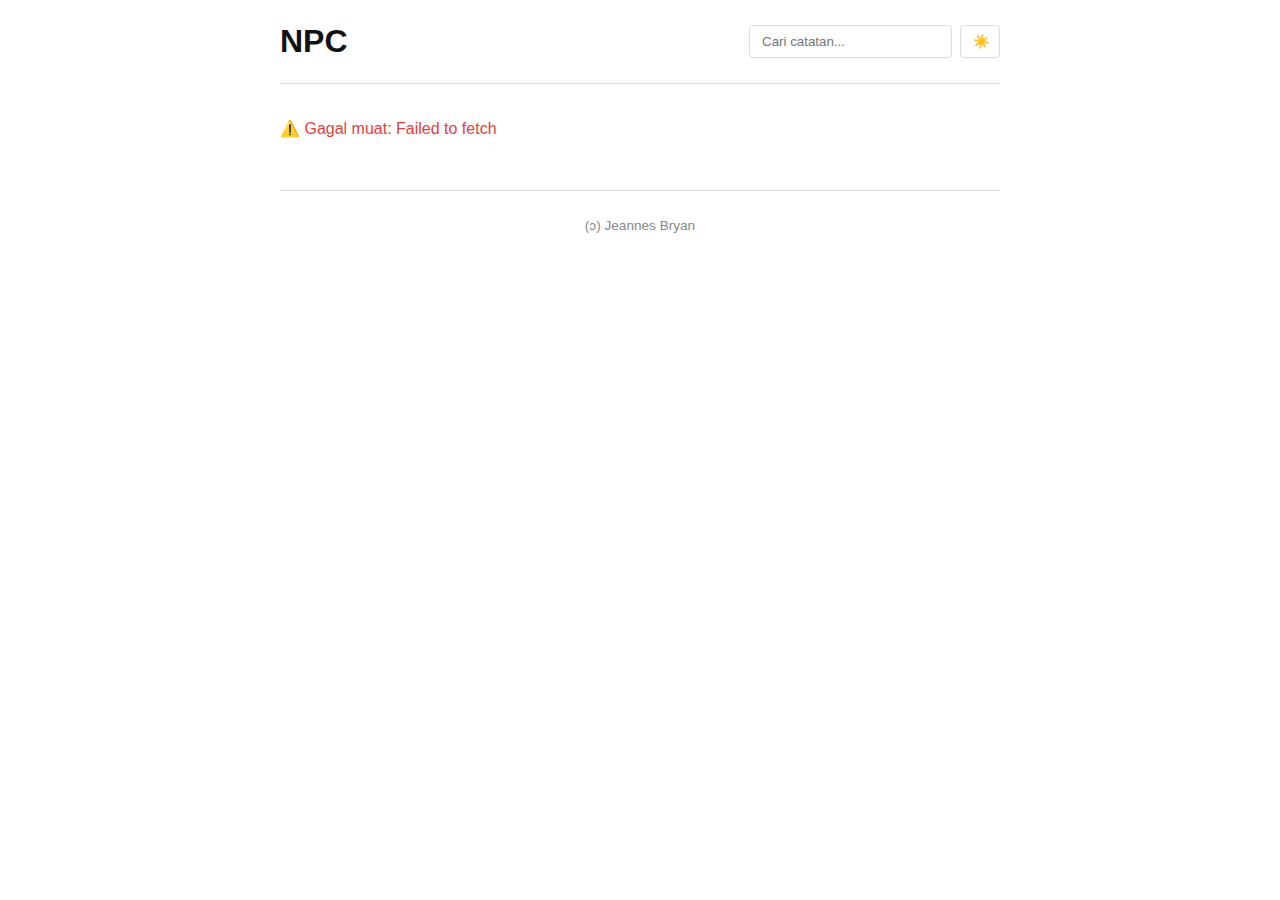
<file: index.html>
<!DOCTYPE html>
<html lang="id" data-theme="auto">
<head>
  <meta charset="UTF-8" />
  <meta name="viewport" content="width=device-width, initial-scale=1.0"/>
  <title>NPC — Jeannes Bryan</title>
  <meta name="description" content="Hi, I'm Jeannes Bryan, a NPC who loves watching sports, a tech enthusiast, and a professional thinker.">
  <meta name="fediverse:creator" content="@jnnsbryn@vivaldi.net">
  <meta name="twitter:card" content="summary_large_image">
  <meta name="twitter:site" content="@jnnsbryn">
  <meta property="og:type" content="website">
  <meta property="og:title" content="NPC — Jeannes Bryan">
  <meta property="og:url" content="https://npc.my.id">
  <meta property="og:description" content="Hi, I'm Jeannes Bryan, a NPC who loves watching sports, a tech enthusiast, and a professional thinker.">
  <meta property="og:site_name" content="NPC — Jeannes Bryan">

  <!-- 🌓 Hindari FOUC -->
  <script>
    (() => {
      const t = localStorage.getItem('theme') || 'auto';
      const dark = window.matchMedia('(prefers-color-scheme: dark)').matches;
      document.documentElement.setAttribute('data-theme', 
        t === 'auto' ? (dark ? 'dark' : 'light') : t
      );
    })();
  </script>

  <link rel="icon" href="image/svg+xml,<svg xmlns=%22http://www.w3.org/2000/svg%22 viewBox=%220 0 100 100%22><text y=%22.9em%22 font-size=%2290%22>NPC</text></svg>">
  <link rel="stylesheet" href="assets/style.css">
</head>
<body>
  <div class="container">
    <header>
      <h1><a href="/" title="Non Playable Character">NPC</a></h1>
      <div class="controls">
        <input type="text" id="search" class="search" placeholder="Cari catatan..." aria-label="Cari catatan">
        <button id="theme-toggle" class="theme-toggle" aria-label="Ganti tema">🌓</button>
      </div>
    </header>

    <main>
      <div id="tag-header" class="tag-header" style="display:none">
        <h2>🔖 Tag: <span id="current-tag"></span></h2>
        <button id="clear-tag" class="btn small">← Kembali ke semua</button>
      </div>
      <ul id="post-list" class="post-list"></ul>
      <div id="content"></div>
    </main>

    <footer>
      (&#x2184;) Jeannes Bryan
    </footer>
  </div>

  <script src="assets/marked.umd.min.js"></script>
  <script type="module" src="assets/main.js"></script>
</body>
</html>
</file>
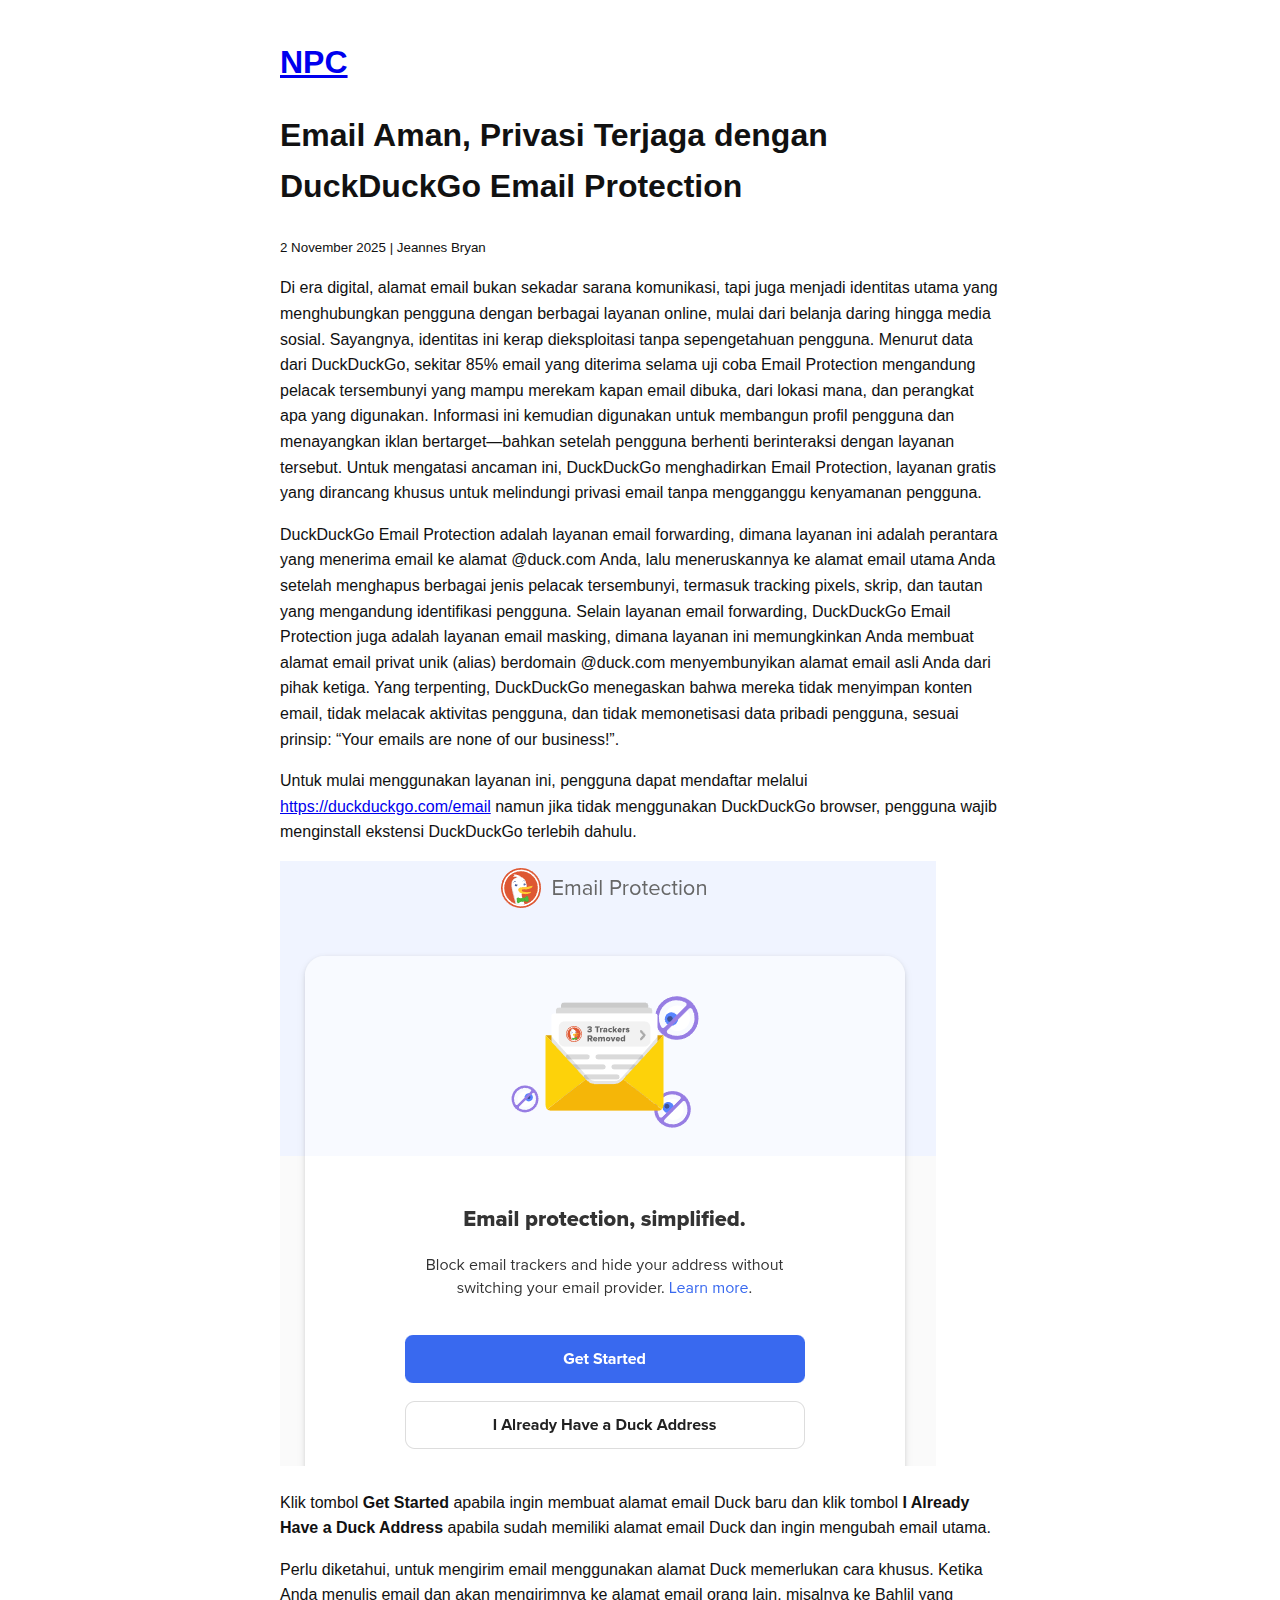
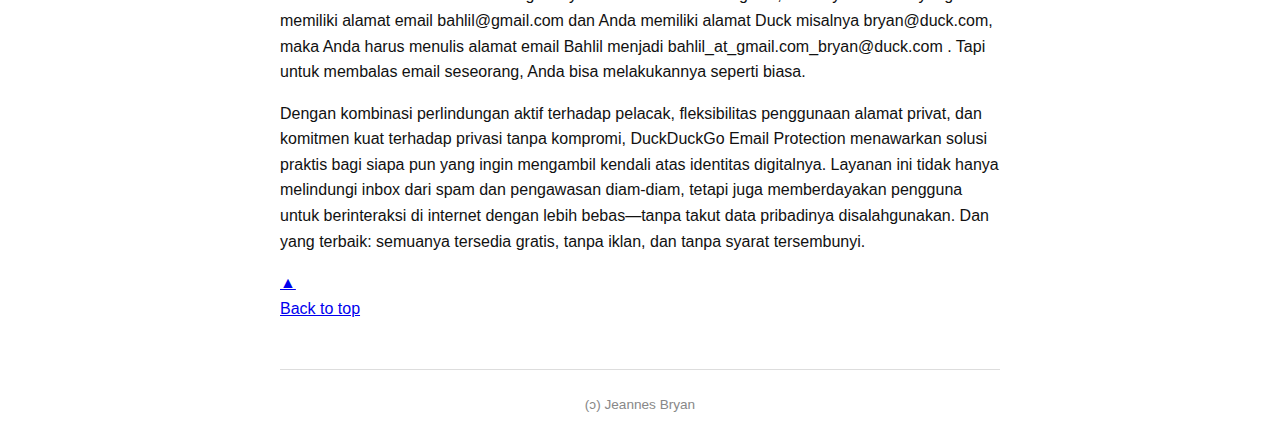
<file: post/email-aman-privasi-terjaga-dengan-duckduckgo-email-protection/index.html>
<!doctype html>
<html lang="id">
    <head>
        <meta charset="utf-8">
        <meta name="viewport" content="width=device-width, initial-scale=1">
        <meta name="fediverse:creator" content="@jnnsbryn@vivaldi.net">
        <meta name="twitter:card" content="summary_large_image">
		<meta name="twitter:site" content="@jnnsbryn">
        <meta property="og:type" content="article">
        <meta property="og:image" content="../../assets/android-chrome-512x512.png">
        <meta property="og:title" content="Email Aman, Privasi Terjaga dengan DuckDuckGo Email Protection - Jeannes Bryan">
        <meta property="og:url" content="https://npc.my.id/post/email-aman-privasi-terjaga-dengan-duckduckgo-email-protection">
        <meta property="og:description" content="Email Aman, Privasi Terjaga dengan DuckDuckGo Email Protection">
        <meta property="og:site_name" content="Jeannes Bryan | NPC">
		<link rel="stylesheet" type="text/css" href="../../assets/style.css">
        <link rel="apple-touch-icon" sizes="180x180" href="../../assets/apple-touch-icon.png">
        <link rel="icon" type="image/png" sizes="32x32" href="../../assets/favicon-32x32.png">
        <link rel="icon" type="image/png" sizes="16x16" href="../../assets/favicon-16x16.png">
        <link rel="manifest" href="../../assets/site.webmanifest">
        <link rel="stylesheet" href="../../assets/style.css">
        <title>Email Aman, Privasi Terjaga dengan DuckDuckGo Email Protection — Jeannes Bryan</title>
    </head>
    <body id="top">
        <div class="container">
            <div class="page-header">
                <h1><a href="/" title="Non Playable Character">NPC</a></h1>
                <div class="header-divider"></div>
            </div>
            <article>
                <h1>Email Aman, Privasi Terjaga dengan DuckDuckGo Email Protection</h1>
                <small>2 November 2025 | Jeannes Bryan</small>
                <p>Di era digital, alamat email bukan sekadar sarana komunikasi, tapi juga menjadi identitas utama yang menghubungkan pengguna dengan berbagai layanan online, mulai dari belanja daring hingga media sosial. Sayangnya, identitas ini kerap dieksploitasi tanpa sepengetahuan pengguna. Menurut data dari DuckDuckGo, sekitar 85% email yang diterima selama uji coba Email Protection mengandung pelacak tersembunyi yang mampu merekam kapan email dibuka, dari lokasi mana, dan perangkat apa yang digunakan. Informasi ini kemudian digunakan untuk membangun profil pengguna dan menayangkan iklan bertarget—bahkan setelah pengguna berhenti berinteraksi dengan layanan tersebut. Untuk mengatasi ancaman ini, DuckDuckGo menghadirkan Email Protection, layanan gratis yang dirancang khusus untuk melindungi privasi email tanpa mengganggu kenyamanan pengguna.</p>
                <p>DuckDuckGo Email Protection adalah layanan email forwarding, dimana layanan ini adalah perantara yang menerima email ke alamat @duck.com Anda, lalu meneruskannya ke alamat email utama Anda setelah menghapus berbagai jenis pelacak tersembunyi, termasuk tracking pixels, skrip, dan tautan yang mengandung identifikasi pengguna. Selain layanan email forwarding, DuckDuckGo Email Protection juga adalah layanan email masking, dimana layanan ini memungkinkan Anda membuat alamat email privat unik (alias) berdomain @duck.com menyembunyikan alamat email asli Anda dari pihak ketiga. Yang terpenting, DuckDuckGo menegaskan bahwa mereka tidak menyimpan konten email, tidak melacak aktivitas pengguna, dan tidak memonetisasi data pribadi pengguna, sesuai prinsip: “Your emails are none of our business!”.</p>
                <p>Untuk mulai menggunakan layanan ini, pengguna dapat mendaftar melalui <a href="https://duckduckgo.com/email">https://duckduckgo.com/email</a> namun jika tidak menggunakan DuckDuckGo browser, pengguna wajib menginstall ekstensi DuckDuckGo terlebih dahulu.</p>
                <img src="ddg.png" loading="lazy">
                <p>Klik tombol <strong>Get Started</strong> apabila ingin membuat alamat email Duck baru dan klik tombol <strong>I Already Have a Duck Address</strong> apabila sudah memiliki alamat email Duck dan ingin mengubah email utama.</p>
                <p>Perlu diketahui, untuk mengirim email menggunakan alamat Duck memerlukan cara khusus. Ketika Anda menulis email dan akan mengirimnya ke alamat email orang lain, misalnya ke Bahlil yang memiliki alamat email bahlil@gmail.com dan Anda memiliki alamat Duck misalnya bryan@duck.com, maka Anda harus menulis alamat email Bahlil menjadi bahlil_at_gmail.com_bryan@duck.com . Tapi untuk membalas email seseorang, Anda bisa melakukannya seperti biasa.</p>
                <p>Dengan kombinasi perlindungan aktif terhadap pelacak, fleksibilitas penggunaan alamat privat, dan komitmen kuat terhadap privasi tanpa kompromi, DuckDuckGo Email Protection menawarkan solusi praktis bagi siapa pun yang ingin mengambil kendali atas identitas digitalnya. Layanan ini tidak hanya melindungi inbox dari spam dan pengawasan diam-diam, tetapi juga memberdayakan pengguna untuk berinteraksi di internet dengan lebih bebas—tanpa takut data pribadinya disalahgunakan. Dan yang terbaik: semuanya tersedia gratis, tanpa iklan, dan tanpa syarat tersembunyi.</p>
            </article>
            <div class="back-to-top">
                <a href="#top">▲<br>Back to top</a>
            </div>
            <footer>
                (&#x2184;) Jeannes Bryan
            </footer>
        </div>
        <script src="../../assets/script.js"></script>
    </body>
</html>
</file>
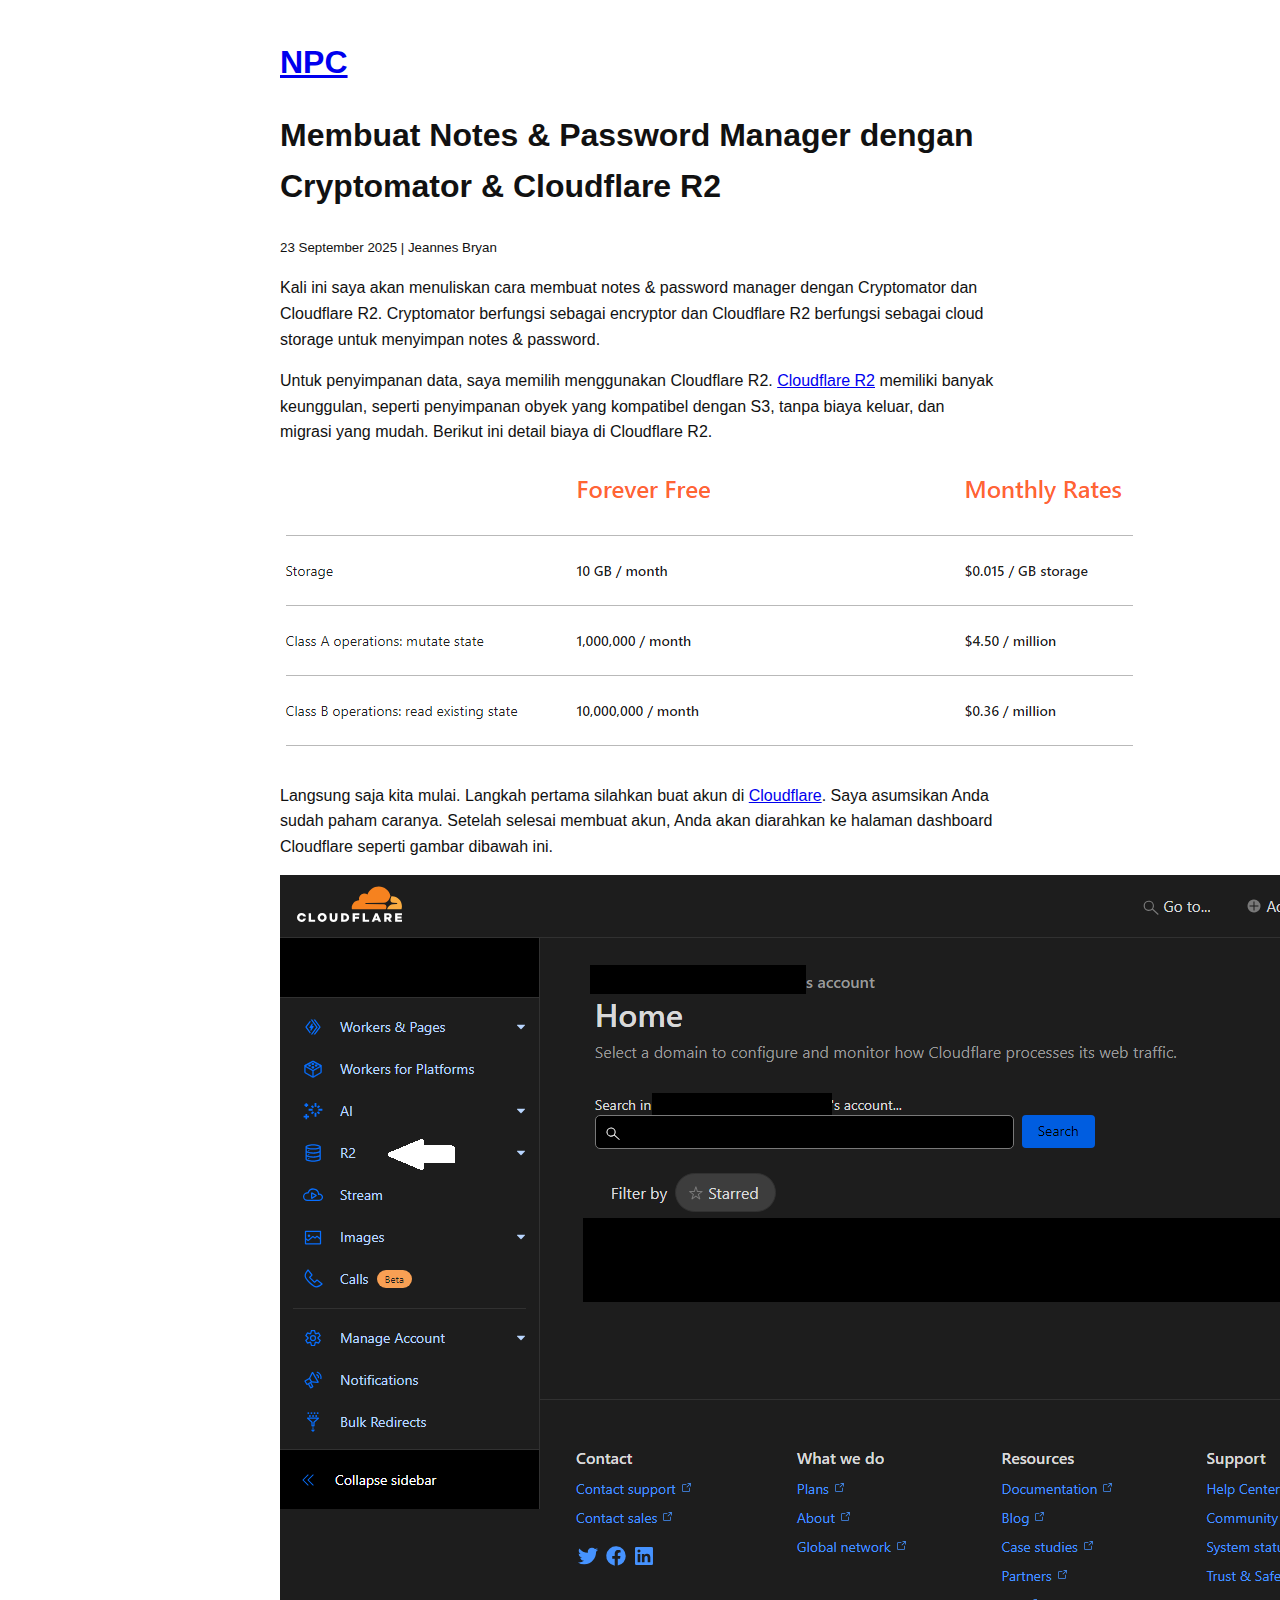
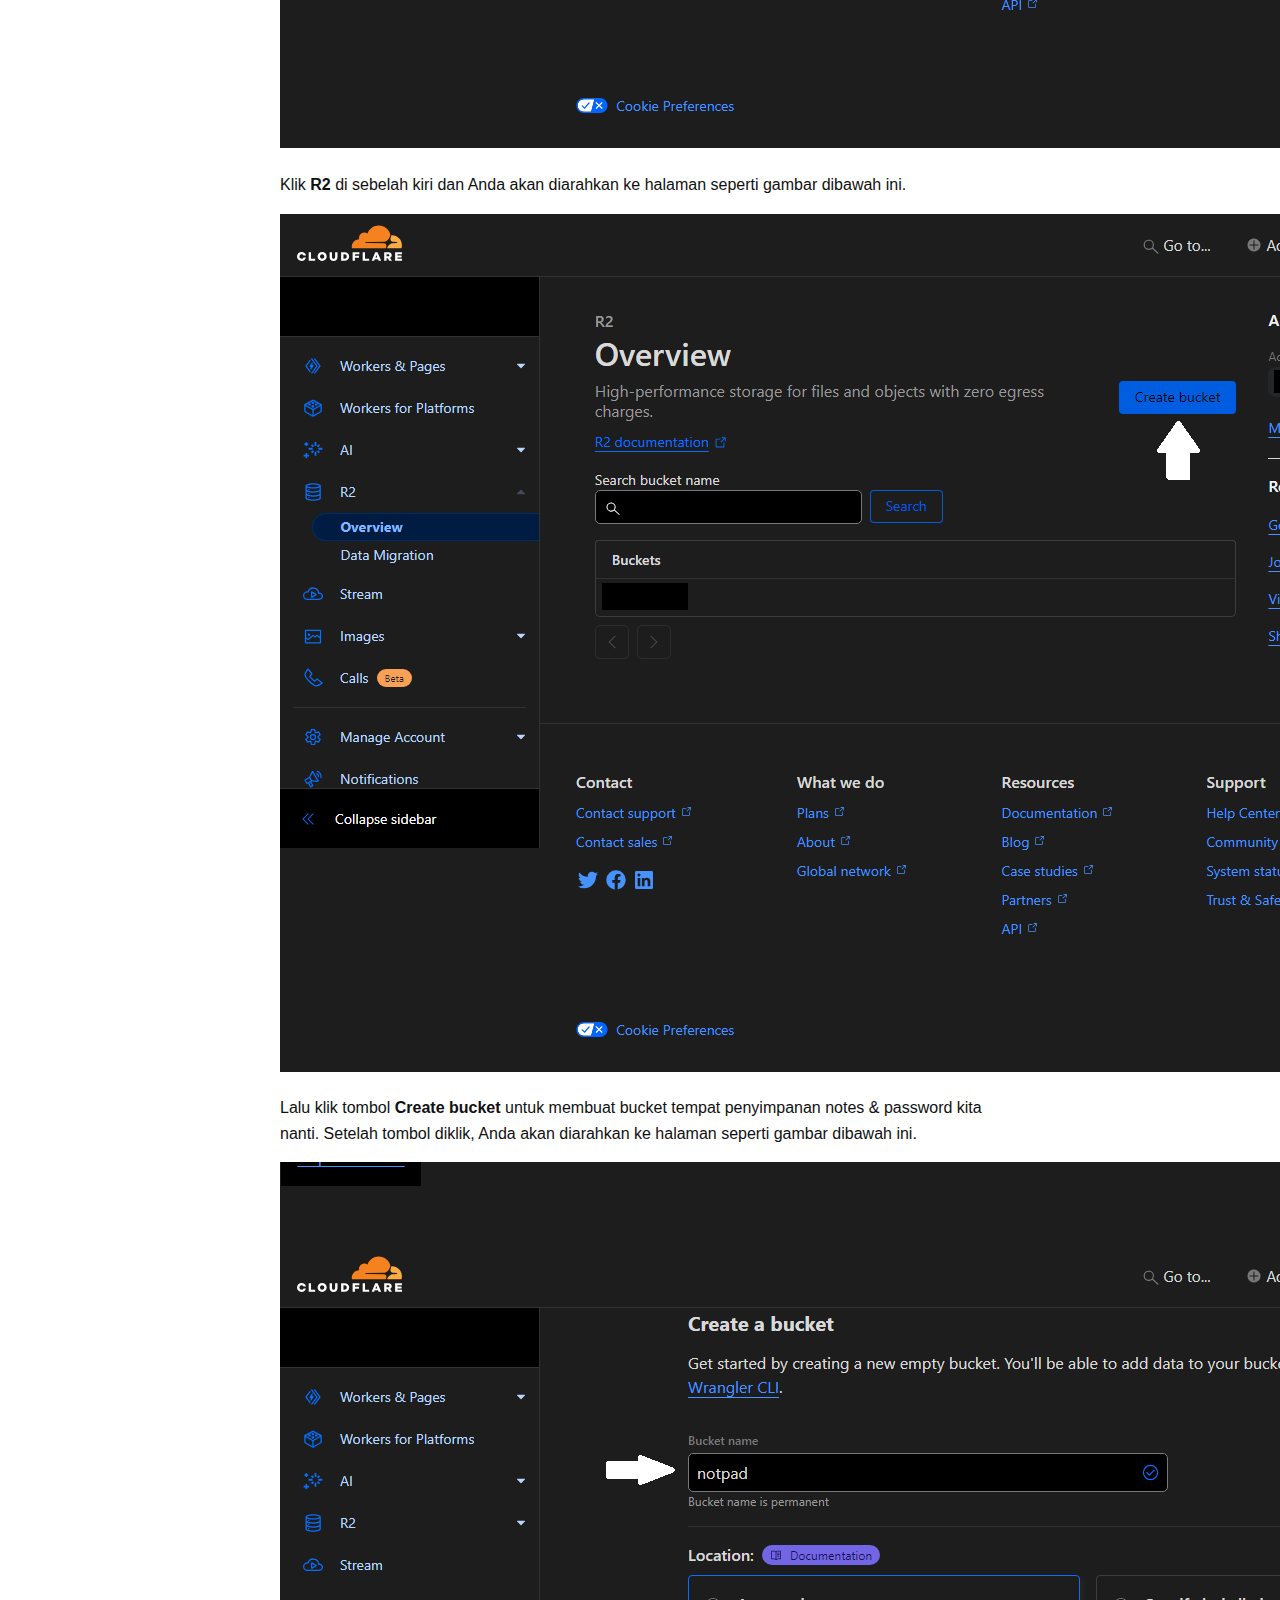
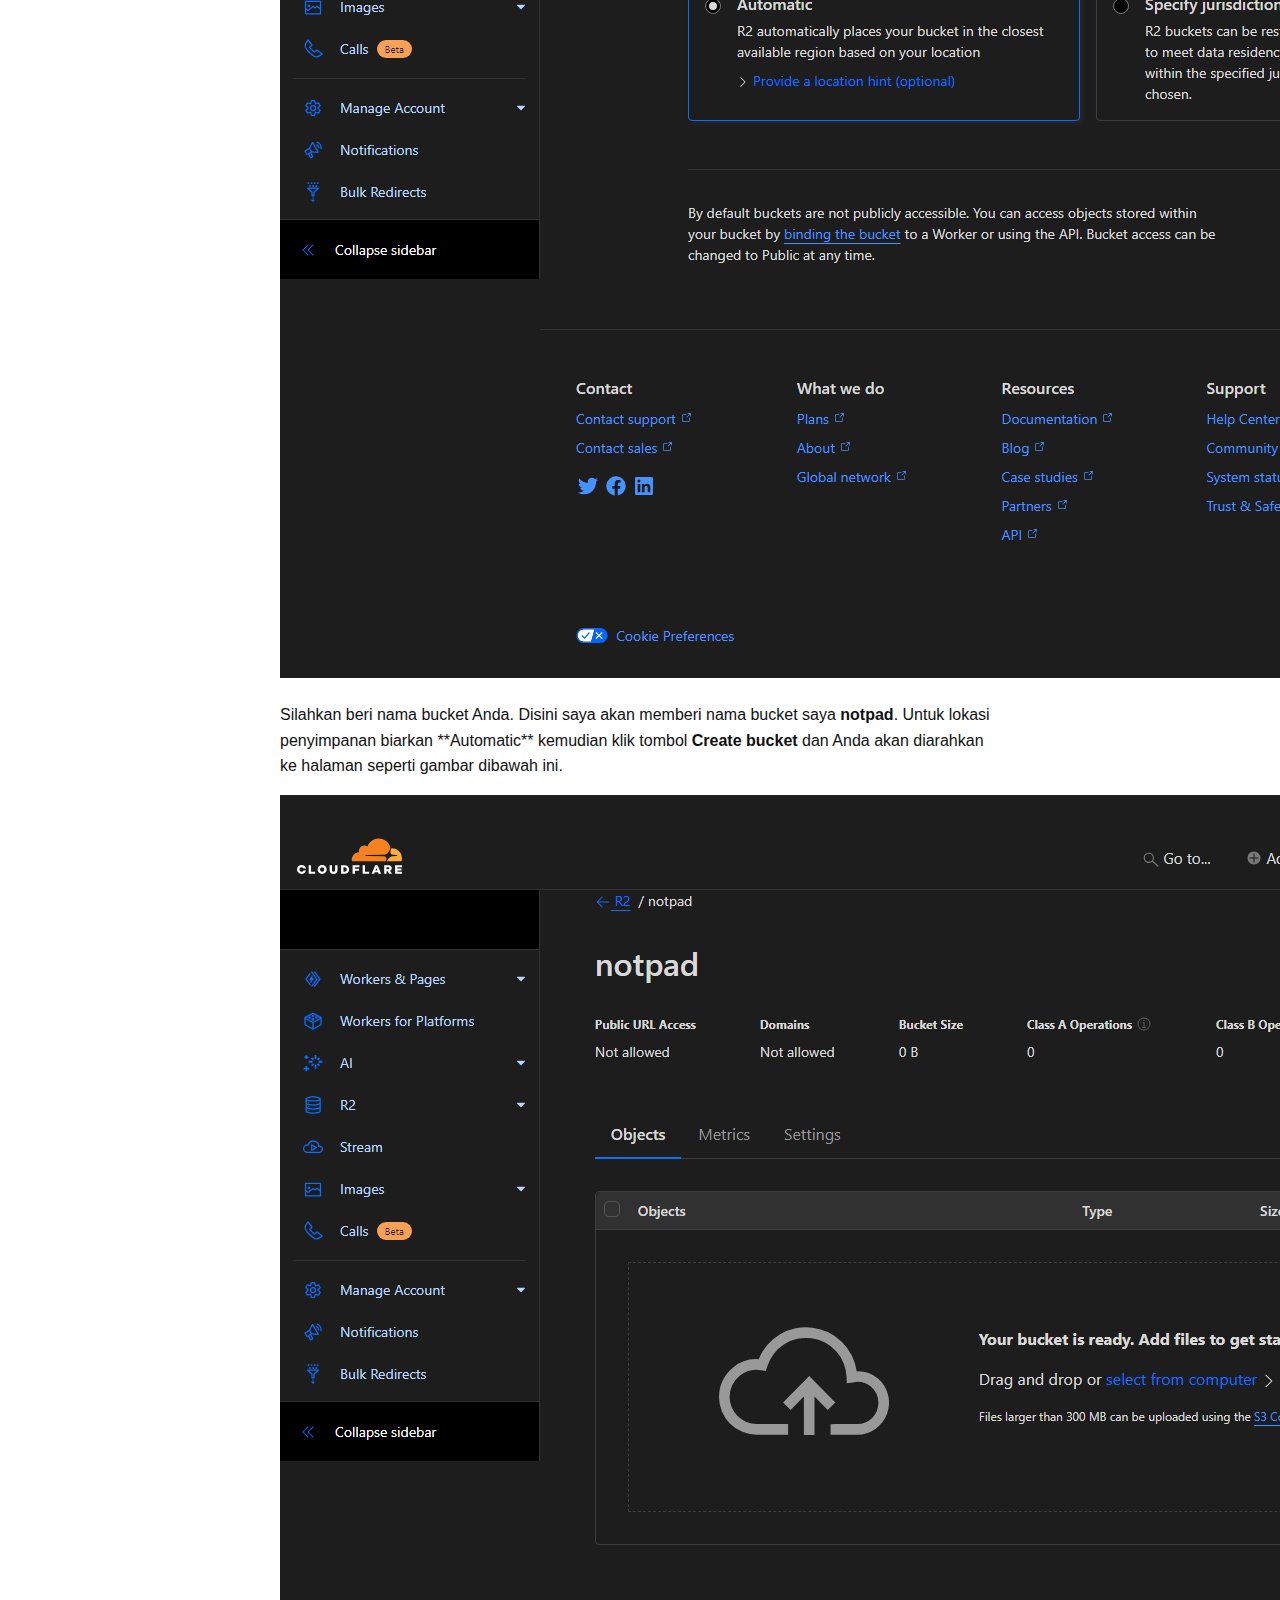
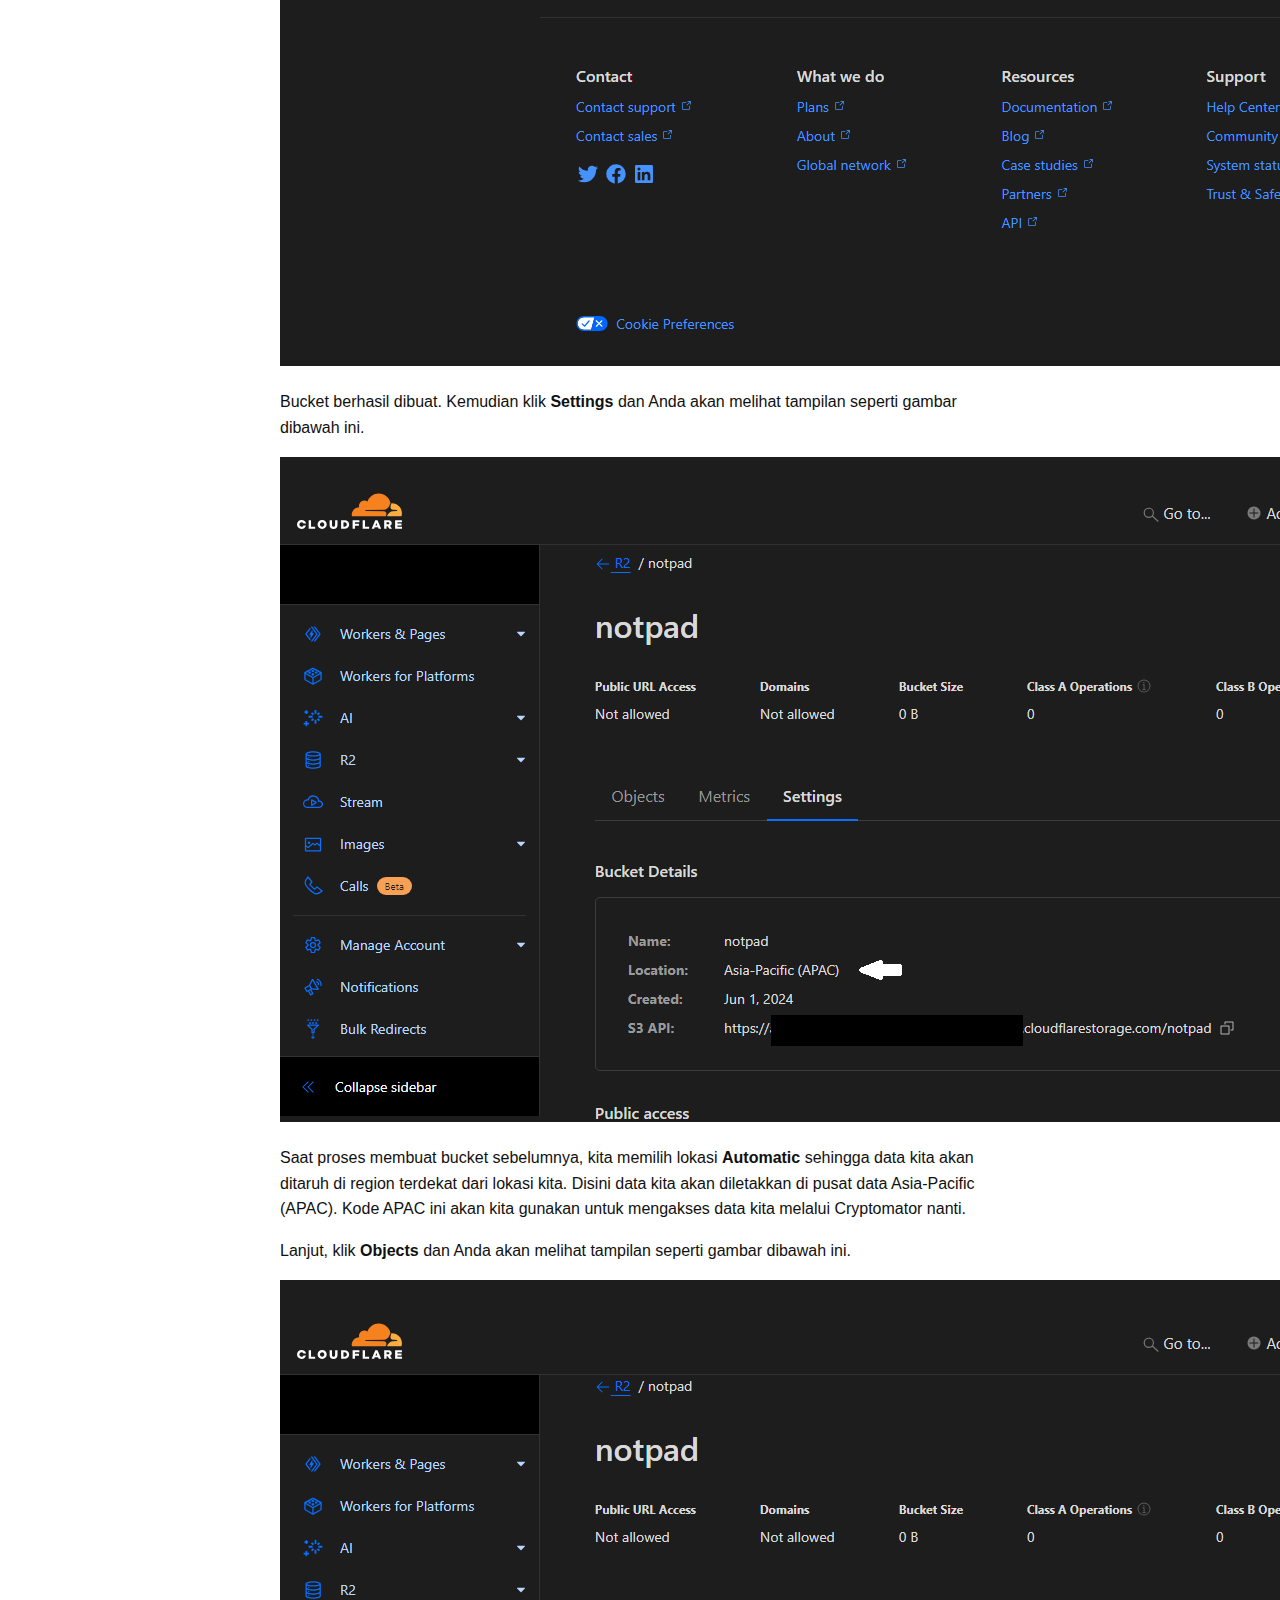
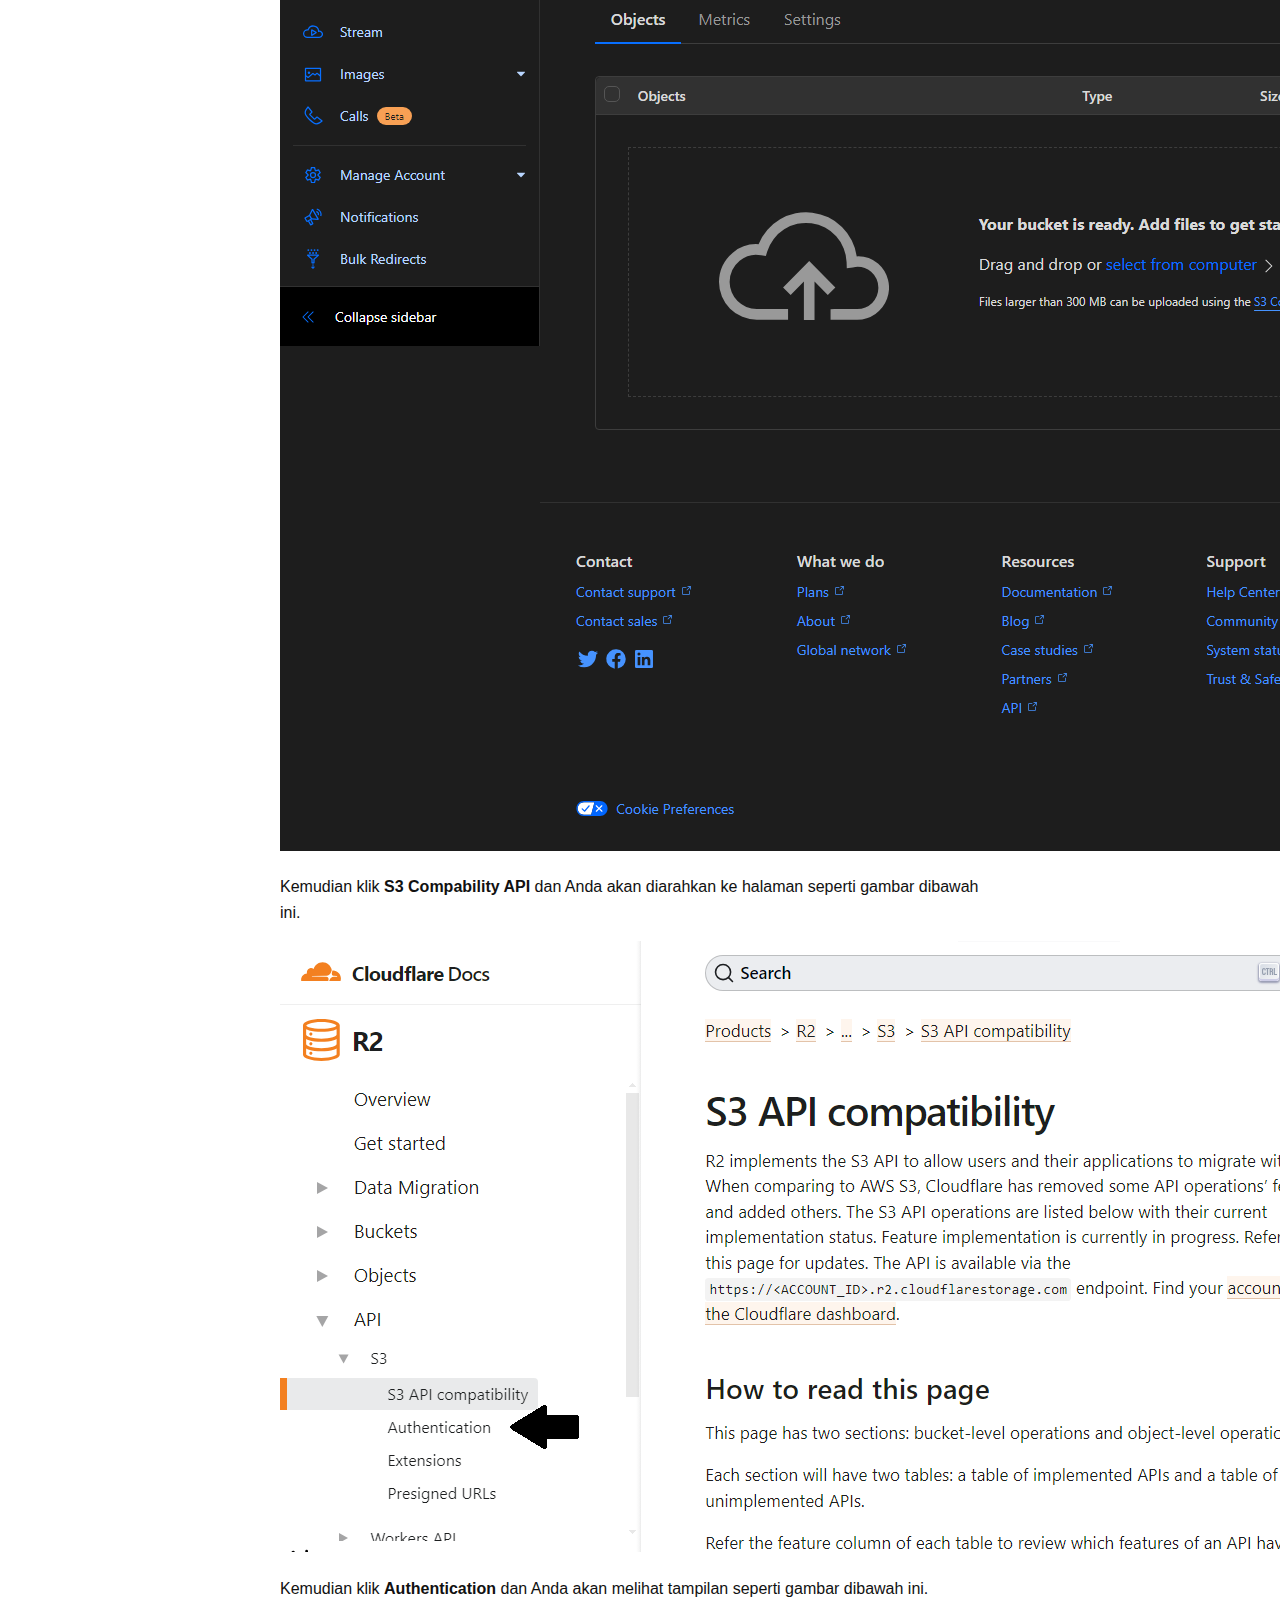
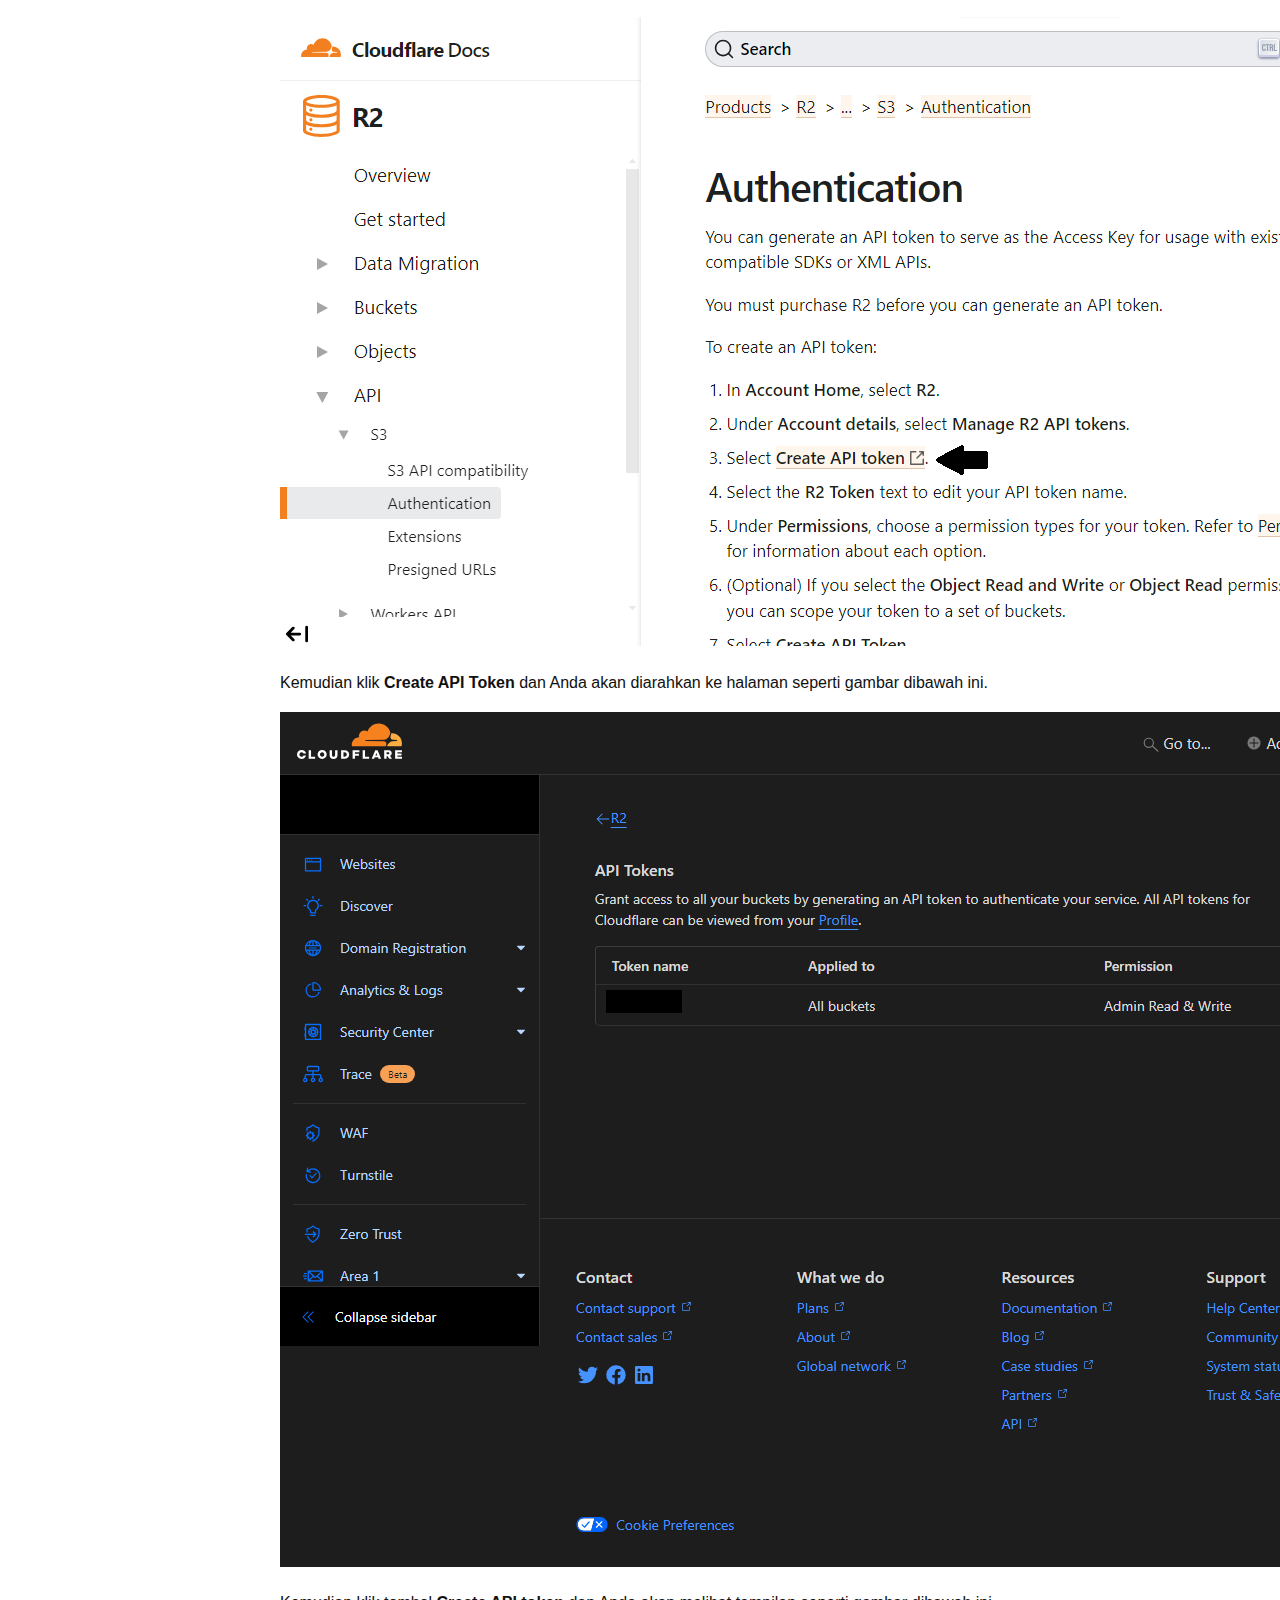
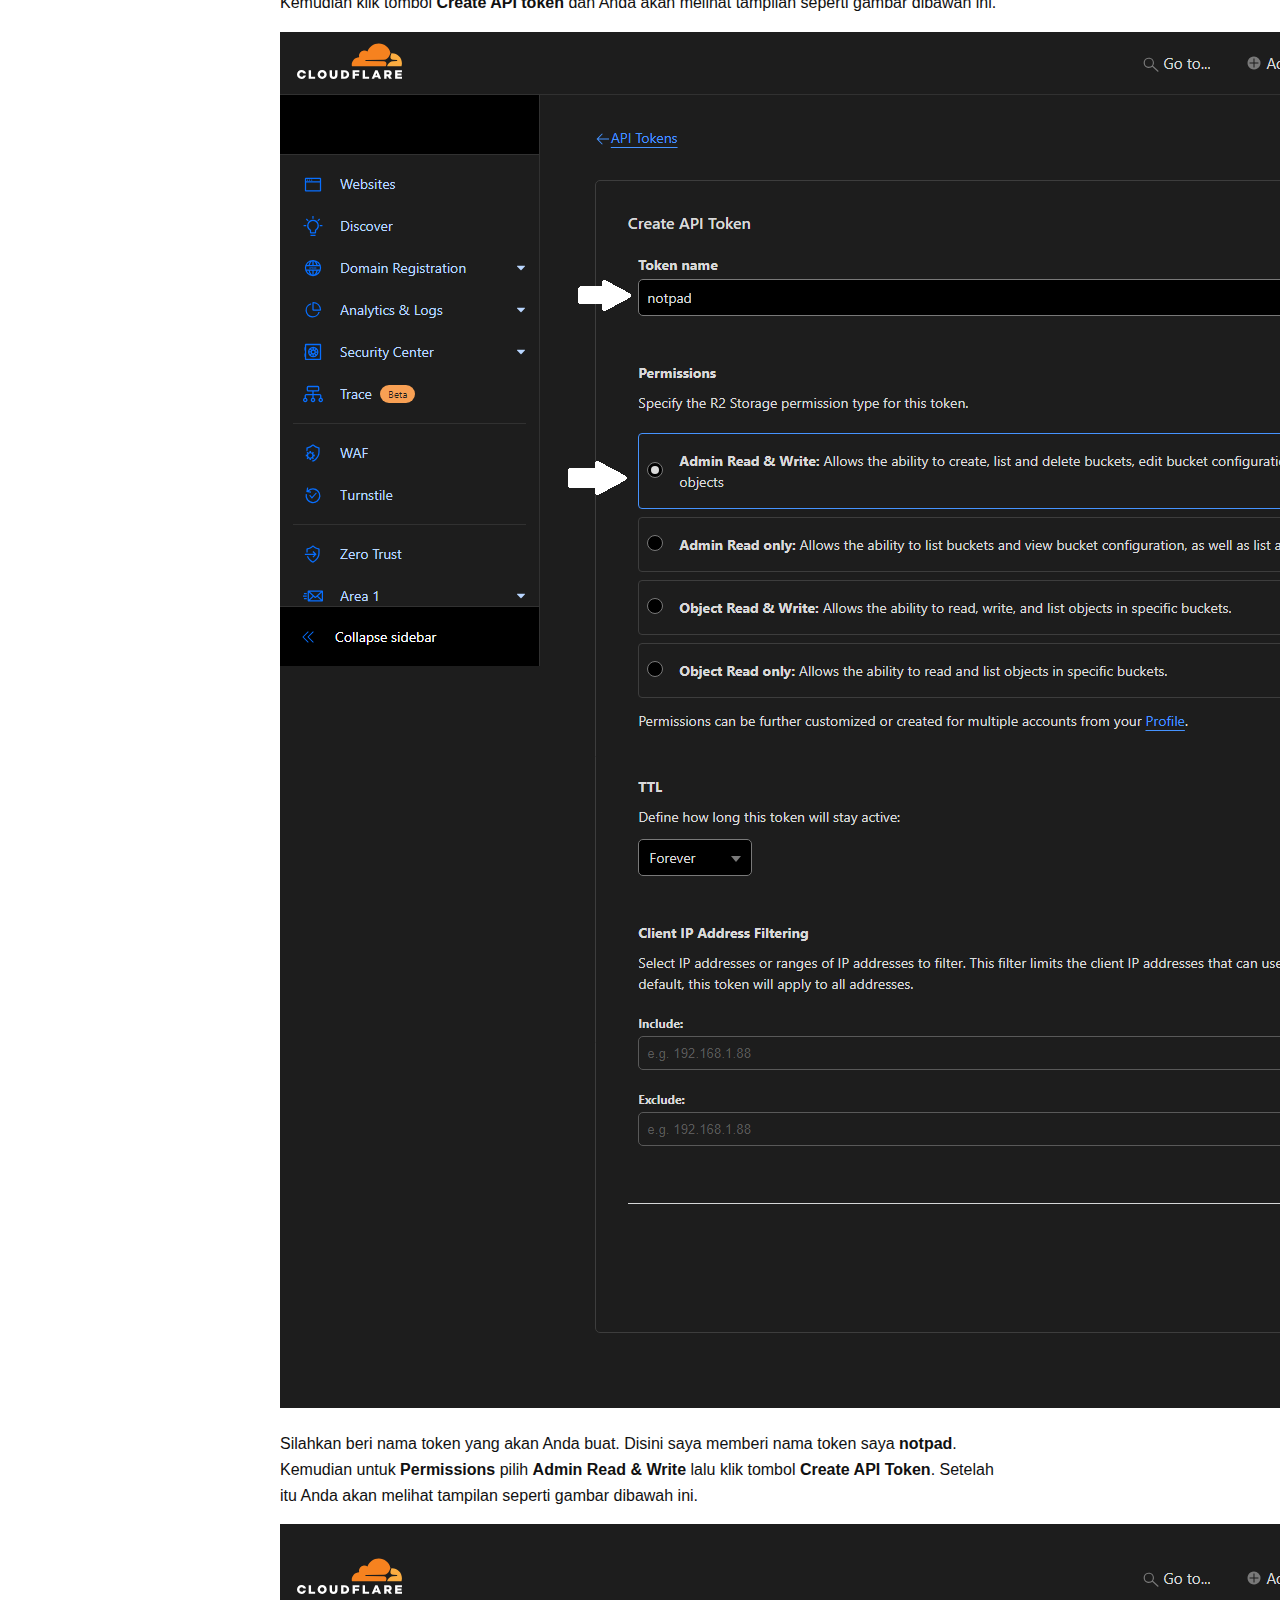
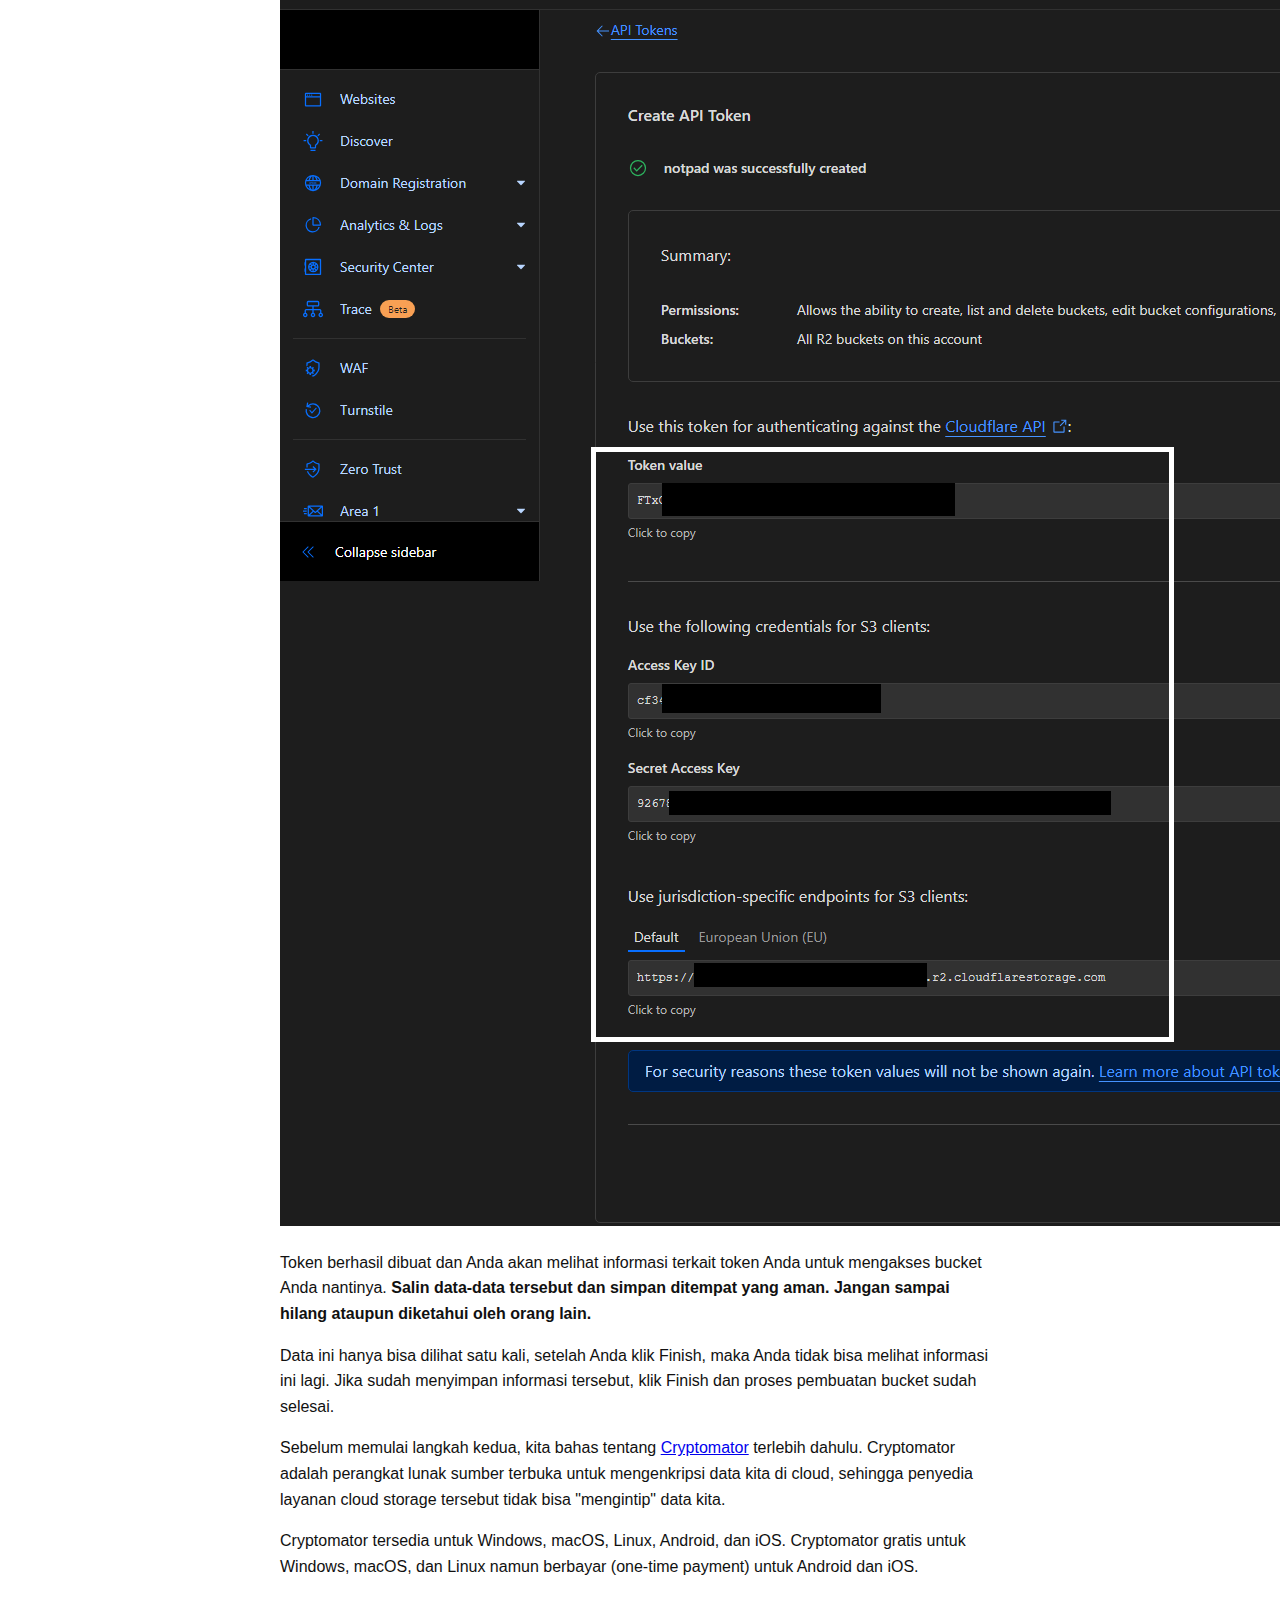
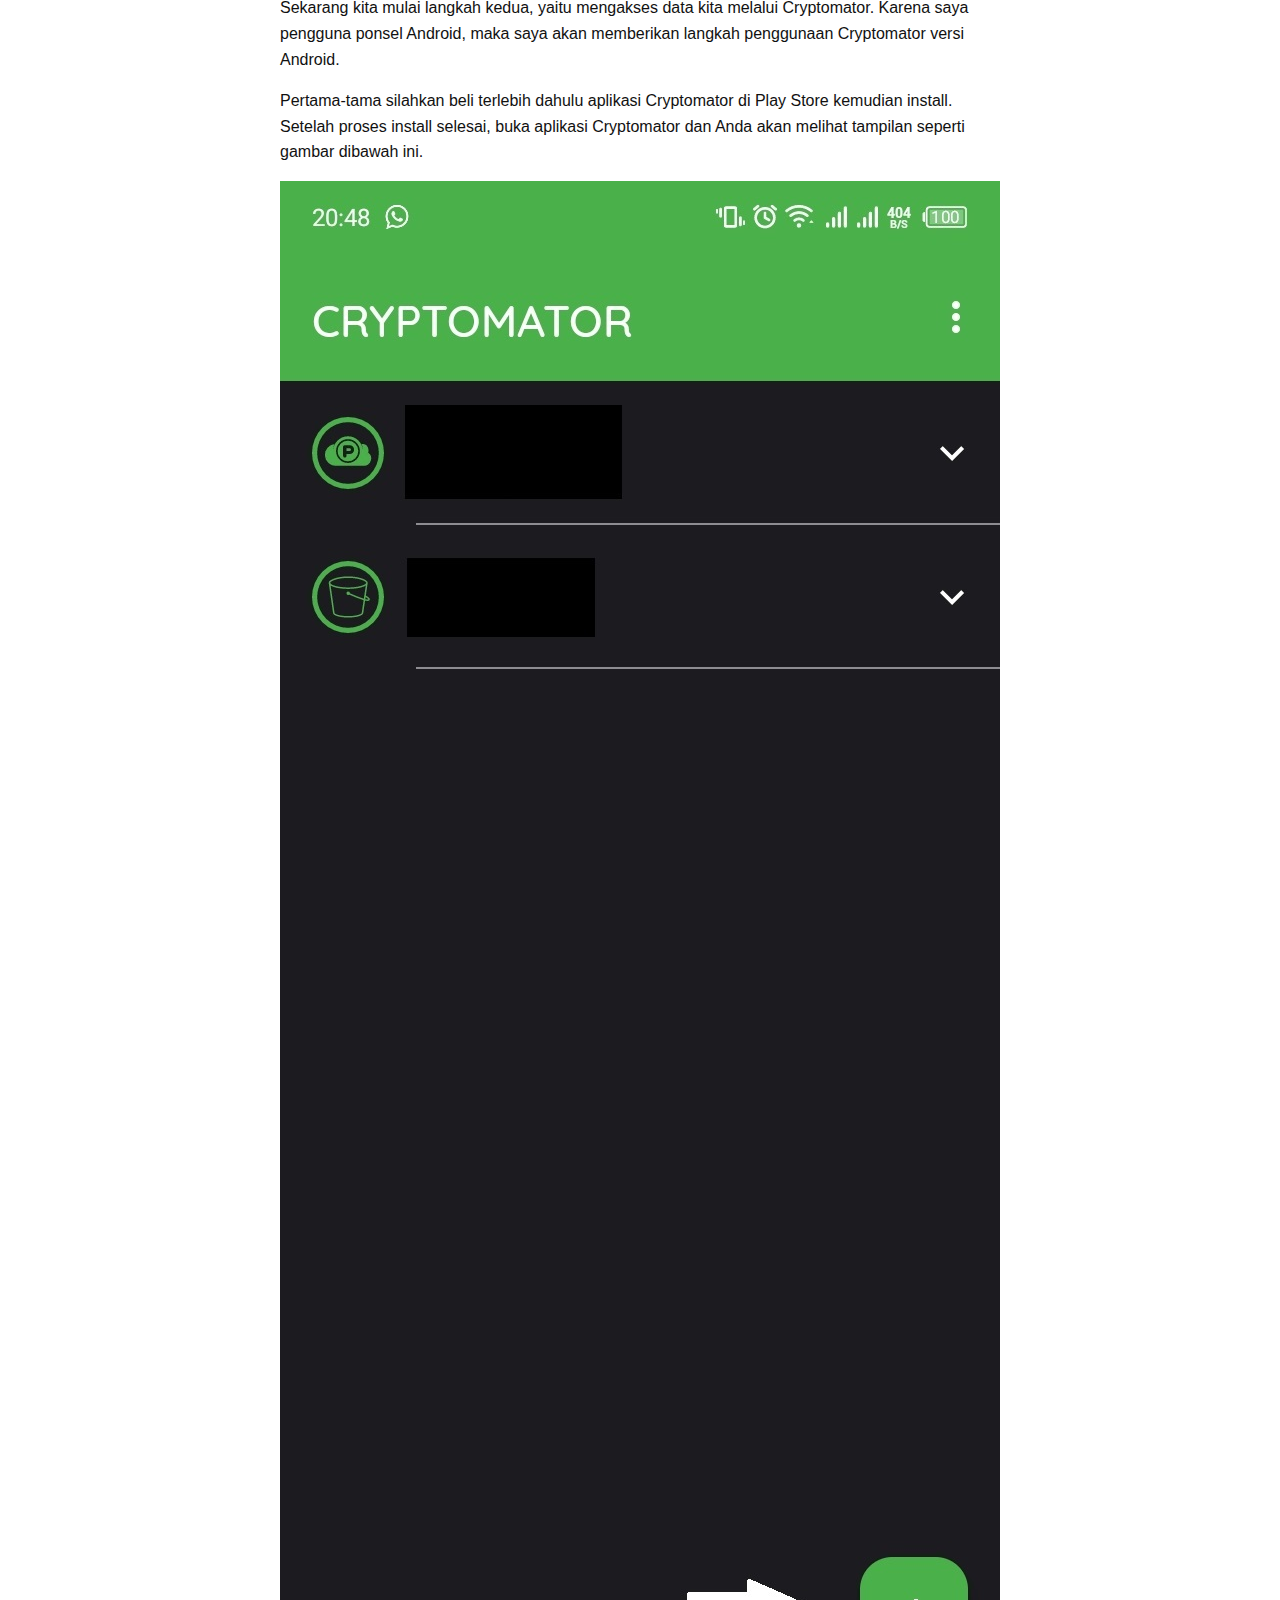
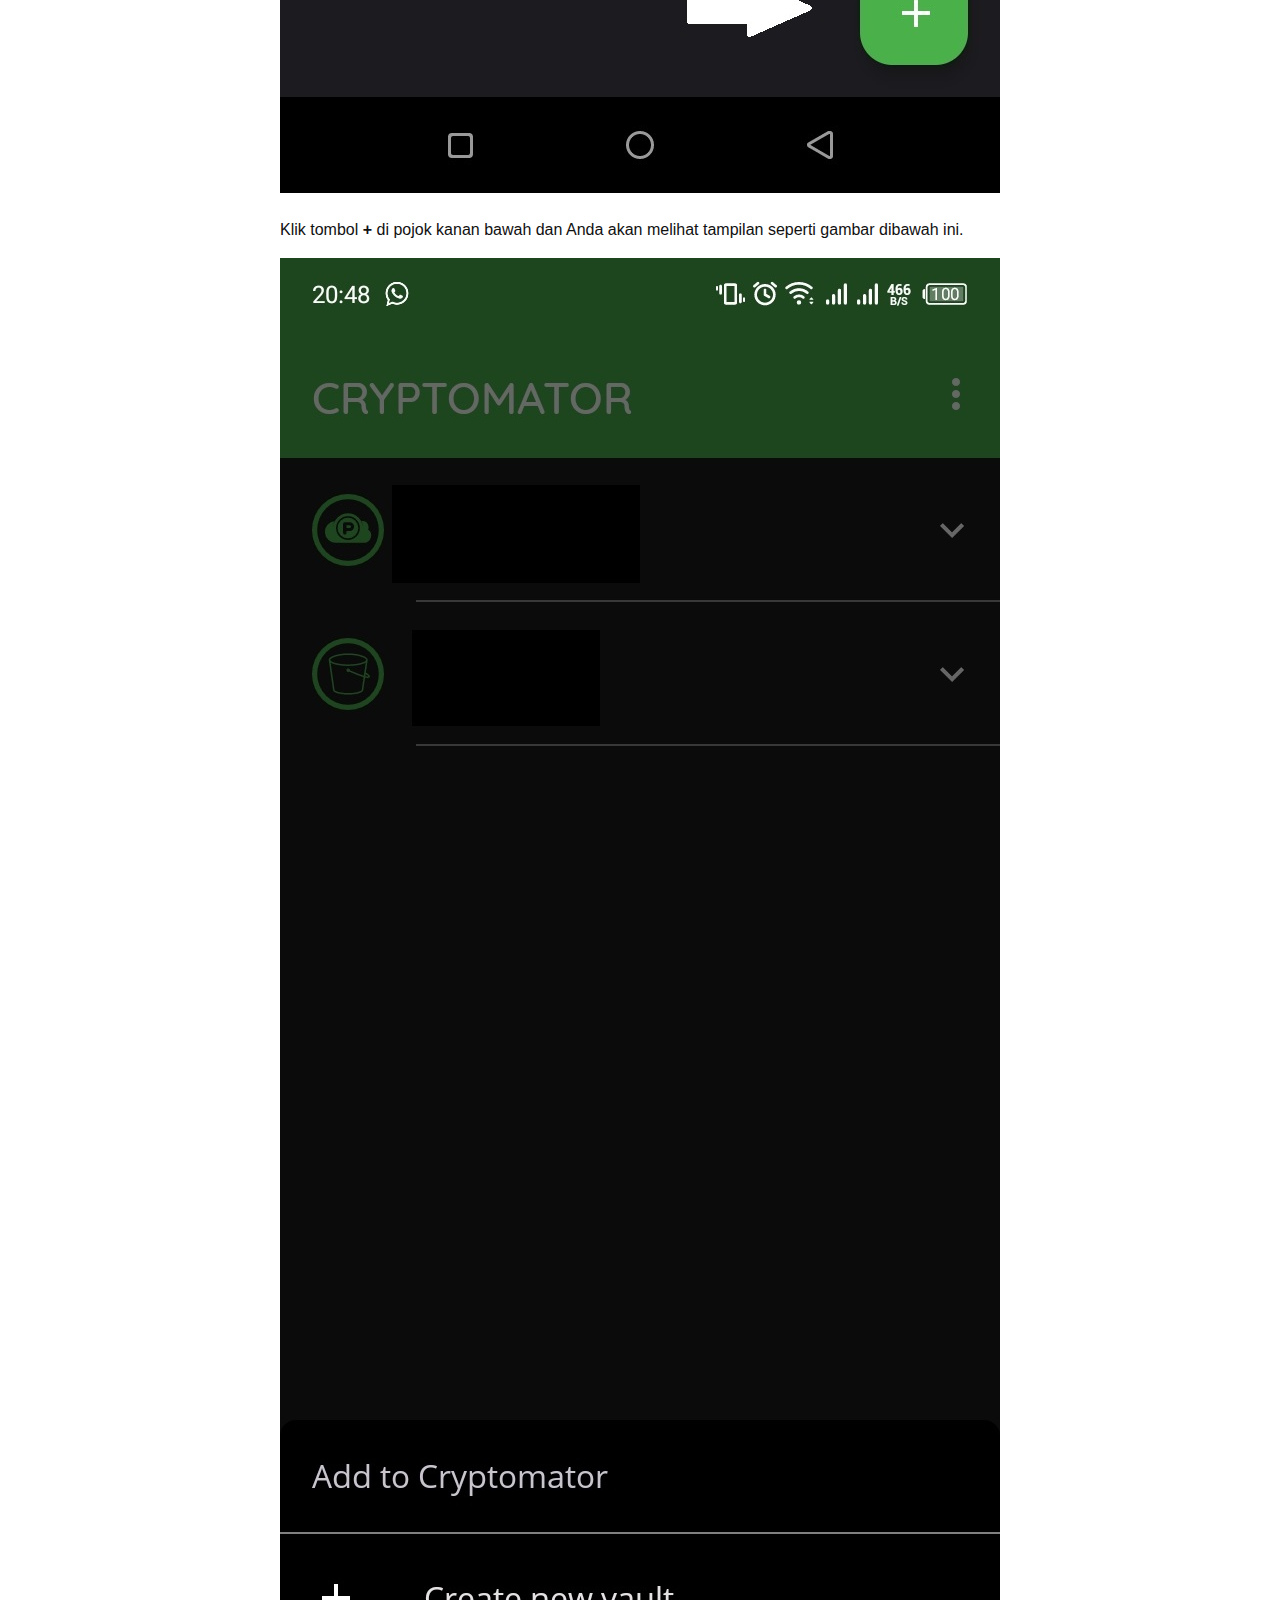
<file: post/membuat-notes-and-password-manager-dengan-cryptomator-and-cloudflare-r2/index.html>
<!doctype html>
<html lang="id">
    <head>
        <meta charset="utf-8">
        <meta name="viewport" content="width=device-width, initial-scale=1">
        <meta name="fediverse:creator" content="@jnnsbryn@vivaldi.net">
        <meta name="twitter:card" content="summary_large_image">
		<meta name="twitter:site" content="@jnnsbryn">
        <meta property="og:type" content="article">
        <meta property="og:image" content="../../assets/android-chrome-512x512.png">
        <meta property="og:title" content="Membuat Notes & Password Manager dengan Cryptomator & Cloudflare R2 - Jeannes Bryan">
        <meta property="og:url" content="https://npc.my.id/post/membuat-notes-password-manager-dengan-cryptomator-cloudflare-r2">
        <meta property="og:description" content="Membuat Notes & Password Manager dengan Cryptomator & Cloudflare R2">
        <meta property="og:site_name" content="Jeannes Bryan | NPC">
		<link rel="stylesheet" type="text/css" href="../../assets/style.css">
        <link rel="apple-touch-icon" sizes="180x180" href="../../assets/apple-touch-icon.png">
        <link rel="icon" type="image/png" sizes="32x32" href="../../assets/favicon-32x32.png">
        <link rel="icon" type="image/png" sizes="16x16" href="../../assets/favicon-16x16.png">
        <link rel="manifest" href="../../assets/site.webmanifest">
        <link rel="stylesheet" href="../../assets/style.css">
        <title>Membuat Notes & Password Manager dengan Cryptomator & Cloudflare R2 — Jeannes Bryan</title>
    </head>
    <body id="top">
        <div class="container">
            <div class="page-header">
                <h1><a href="/" title="Non Playable Character">NPC</a></h1>
                <div class="header-divider"></div>
            </div>
            <article>
                <h1>Membuat Notes & Password Manager dengan Cryptomator & Cloudflare R2</h1>
                <small>23 September 2025 | Jeannes Bryan</small>
                <p>Kali ini saya akan menuliskan cara membuat notes & password manager dengan Cryptomator dan Cloudflare R2. Cryptomator berfungsi sebagai encryptor dan Cloudflare R2 berfungsi sebagai cloud storage untuk menyimpan notes & password.</p>
                <p>Untuk penyimpanan data, saya memilih menggunakan Cloudflare R2. <a href="https://www.cloudflare.com/developer-platform/r2/">Cloudflare R2</a> memiliki banyak keunggulan, seperti penyimpanan obyek yang kompatibel dengan S3, tanpa biaya keluar, dan migrasi yang mudah. Berikut ini detail biaya di Cloudflare R2.</p>
                <img src="cloudflare-r2-pricing.png" loading="lazy">
                <p>Langsung saja kita mulai. Langkah pertama silahkan buat akun di <a href="https://www.cloudflare.com/">Cloudflare</a>. Saya asumsikan Anda sudah paham caranya. Setelah selesai membuat akun, Anda akan diarahkan ke halaman dashboard Cloudflare seperti gambar dibawah ini.</p>
                <img src="cloudflare-dashboard.png" loading="lazy">
                <p>Klik <b>R2</b> di sebelah kiri dan Anda akan diarahkan ke halaman seperti gambar dibawah ini.</p>
                <img src="r2-dashboard.png" loading="lazy">
                <p>Lalu klik tombol <b>Create bucket</b> untuk membuat bucket tempat penyimpanan notes & password kita nanti. Setelah tombol diklik, Anda akan diarahkan ke halaman seperti gambar dibawah ini.</p>
                <img src="create-bucket.png" loading="lazy">
                <p>Silahkan beri nama bucket Anda. Disini saya akan memberi nama bucket saya <b>notpad</b>. Untuk lokasi penyimpanan biarkan **Automatic** kemudian klik tombol <b>Create bucket</b> dan Anda akan diarahkan ke halaman seperti gambar dibawah ini.</p>
                <img src="notpad-bucket.png" loading="lazy">
                <p>Bucket berhasil dibuat. Kemudian klik <b>Settings</b> dan Anda akan melihat tampilan seperti gambar dibawah ini.</p>
                <img src="bucket-setting.png" loading="lazy">
                <p>Saat proses membuat bucket sebelumnya, kita memilih lokasi <b>Automatic</b> sehingga data kita akan ditaruh di region terdekat dari lokasi kita. Disini data kita akan diletakkan di pusat data Asia-Pacific (APAC). Kode APAC ini akan kita gunakan untuk mengakses data kita melalui Cryptomator nanti.</p>
                <p>Lanjut, klik <b>Objects</b> dan Anda akan melihat tampilan seperti gambar dibawah ini.</p>
                <img src="notpad-bucket.png" loading="lazy">
                <p>Kemudian klik <b>S3 Compability API</b> dan Anda akan diarahkan ke halaman seperti gambar dibawah ini.</p>
                <img src="s3-api-compability.png" loading="lazy">
                <p>Kemudian klik <b>Authentication</b> dan Anda akan melihat tampilan seperti gambar dibawah ini.</p>
                <img src="s3-authentication.png" loading="lazy">
                <p>Kemudian klik <b>Create API Token</b> dan Anda akan diarahkan ke halaman seperti gambar dibawah ini.</p>
                <img src="api-token.png" loading="lazy">
                <p>Kemudian klik tombol <b>Create API token</b> dan Anda akan melihat tampilan seperti gambar dibawah ini.</p>
                <img src="create-api-token.png" loading="lazy">
                <p>Silahkan beri nama token yang akan Anda buat. Disini saya memberi nama token saya <b>notpad</b>. Kemudian untuk <b>Permissions</b> pilih <b>Admin Read & Write</b> lalu klik tombol <b>Create API Token</b>. Setelah itu Anda akan melihat tampilan seperti gambar dibawah ini.</p>
                <img src="created-api-token.png" loading="lazy">
                <p>Token berhasil dibuat dan Anda akan melihat informasi terkait token Anda untuk mengakses bucket Anda nantinya. <b>Salin data-data tersebut dan simpan ditempat yang aman. Jangan sampai hilang ataupun diketahui oleh orang lain.</b></p>
                <p>Data ini hanya bisa dilihat satu kali, setelah Anda klik Finish, maka Anda tidak bisa melihat informasi ini lagi. Jika sudah menyimpan informasi tersebut, klik Finish dan proses pembuatan bucket sudah selesai.</p>
                <p>Sebelum memulai langkah kedua, kita bahas tentang <a href="https://cryptomator.org/">Cryptomator</a> terlebih dahulu. Cryptomator adalah perangkat lunak sumber terbuka untuk mengenkripsi data kita di cloud, sehingga penyedia layanan cloud storage tersebut tidak bisa "mengintip" data kita.</p>
                <p>Cryptomator tersedia untuk Windows, macOS, Linux, Android, dan iOS. Cryptomator gratis untuk Windows, macOS, dan Linux namun berbayar (one-time payment) untuk Android dan iOS.</p>
                <p>Sekarang kita mulai langkah kedua, yaitu mengakses data kita melalui Cryptomator. Karena saya pengguna ponsel Android, maka saya akan memberikan langkah penggunaan Cryptomator versi Android.</p>
                <p>Pertama-tama silahkan beli terlebih dahulu aplikasi Cryptomator di Play Store kemudian install. Setelah proses install selesai, buka aplikasi Cryptomator dan Anda akan melihat tampilan seperti gambar dibawah ini.</p>
                <img src="cryptomator.jpeg" loading="lazy">
                <p>Klik tombol <b>+</b> di pojok kanan bawah dan Anda akan melihat tampilan seperti gambar dibawah ini.</p>
                <img src="create-vault.jpeg" loading="lazy">
                <p>Klik <b>Add existing vault</b> dan Anda akan melihat tampilan seperti gambar dibawah ini.</p>
                <img src="add-existing-vault.jpeg" loading="lazy">
                <p>Klik <b>S3</b> dan Anda akan melihat tampilan seperti gambar dibawah ini.</p>
                <img src="s3-vault.jpeg" loading="lazy">
                <p>Klik tombol <b>+</b> di pojok kanan bawah dan Anda akan melihat tampilan seperti gambar dibawah ini.</p>
                <img src="s3-vault-api.jpeg" loading="lazy">
                <p>Silahkan isi sesuai dengan informasi dari token yang kita buat tadi. Setelah selesai kemudian klik tombol <b>Connect</b> dan Anda akan melihat tampilan seperti gambar dibawah ini.</p>
                <img src="vault-location.jpeg" loading="lazy">
                <p>Kemudian klik bucket yang berhasil dibuat dan Anda akan melihat tampilan seperti gambar dibawah ini.</p>
                <img src="place-vault.jpeg" loading="lazy">
                <p>Klik tombol <b>Place here</b> di pojok kanan bawah dan Anda akan melihat tampilan seperti gambar dibawah ini.</p>
                <img src="vault-password.jpeg" loading="lazy">
                <p>Anda diminta untuk membuat kata sandi. Silahkan buat kata sandi yang mudah Anda ingat namun sulit ditebak orang lain karena tidak ada opsi lupa kata sandi. Setelah itu klik tombol <b>Done</b> dan Anda akan melihat tampilan seperti gambar dibawah ini.</p>
                <img src="vault-created.jpeg" loading="lazy">
                <p>Klik bucket yang Anda buat dan Anda akan melihat tampilan seperti gambar dibawah ini.</p>
                <img src="input-password.jpeg" loading="lazy">
                <p>Masukkan kata sandi yang Anda buat tadi kemudian klik <b>Unlock</b>. Anda akan melihat tampilan seperti gambar dibawah ini.</p>
                <img src="unlocked-vault.jpeg" loading="lazy">
                <p>Bucket Anda berhasil diakses melalui Cryptomator. Sekarang mari kita coba buat sebuah file. Klik tombol <b>+</b> di pojok kanan bawah dan Anda akan melihat tampilan seperti gambar dibawah ini.</p>
                <img src="create-file.jpeg" loading="lazy">
                <p>Ada 3 opsi yang bisa dilakukan, yaitu mengunggah file, membuat folder, dan membuat file teks. Pertama kita coba untuk membuat sebuah file teks. Klik <b>Create text file</b> dan Anda akan melihat tampilan seperti gambar dibawah ini.</p>
                <img src="create-text-file.jpeg" loading="lazy">
                <p>Saya akan membuat sebuah file bernama Akun.txt. Klik <b>Create</b> dan Anda akan melihat tampilan seperti gambar dibawah ini.</p>
                <img src="akun-txt.jpeg" loading="lazy">
                <p>Silahkan ketik apapun disitu kemudian klik <b>ikon save</b> di pojok kanan atas dan Anda akan melihat tampilan seperti gambar dibawah ini.</p>
                <img src="akun-txt-new.jpeg" loading="lazy">
                <p>Terlihat file berhasil dibuat. Silahkan anda mengunggah file, menulis note, atau membuat folder melalui Cryptomator dan secara otomatis akan dienkripsi dan diunggah ke Cloudflare R2 oleh Cryptomator. Tentunya dibutuhkan koneksi internet untuk mengakses file Anda.</p>
                <p>Sekarang mari kita lihat bagaimana struktur file Anda di Cloudflare R2. Buka dashboard Cloudflare R2 Anda di web browser dan Anda akan melihat tampilan seperti gambar dibawah ini.</p>
                <img src="notpad-bucket-with-data.png" loading="lazy">
                <p>Anda akan melihat struktur file yang unik dan sulit karena itu merupakan enkripsi yang dilakukan Cryptomator dan file bernama <b>vault.cryptomator</b> adalah kunci untuk mengakses atau mendekripsi file Anda.</p>
                <p>Tutorial membuat notes & password manager dengan Cryptomator dan Cloudflare R2 sudah selesai. Terima kasih dan sampai jumpa kembali.</p>
            </article>
            <div class="back-to-top">
                <a href="#top">▲<br>Back to top</a>
            </div>
            <footer>
                (&#x2184;) Jeannes Bryan
            </footer>
        </div>
        <script src="../../assets/script.js"></script>
    </body>
</html>
</file>
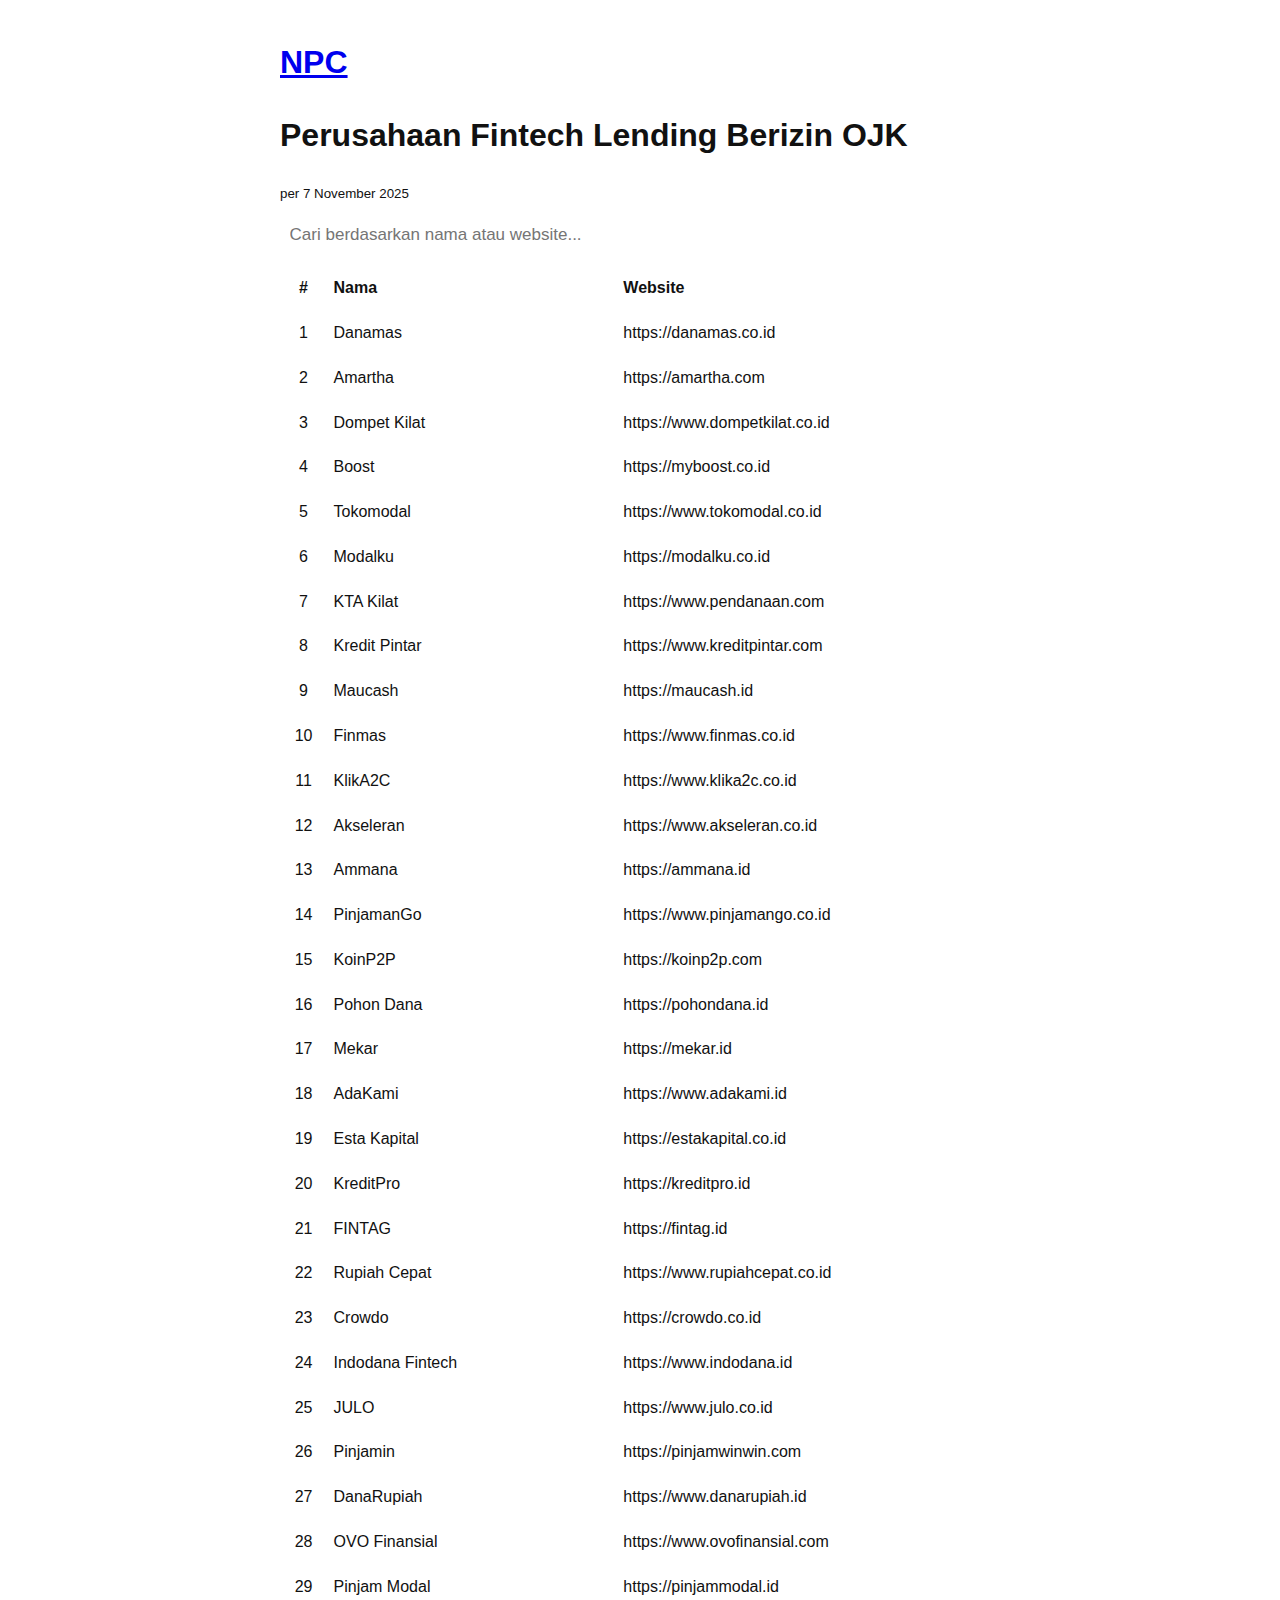
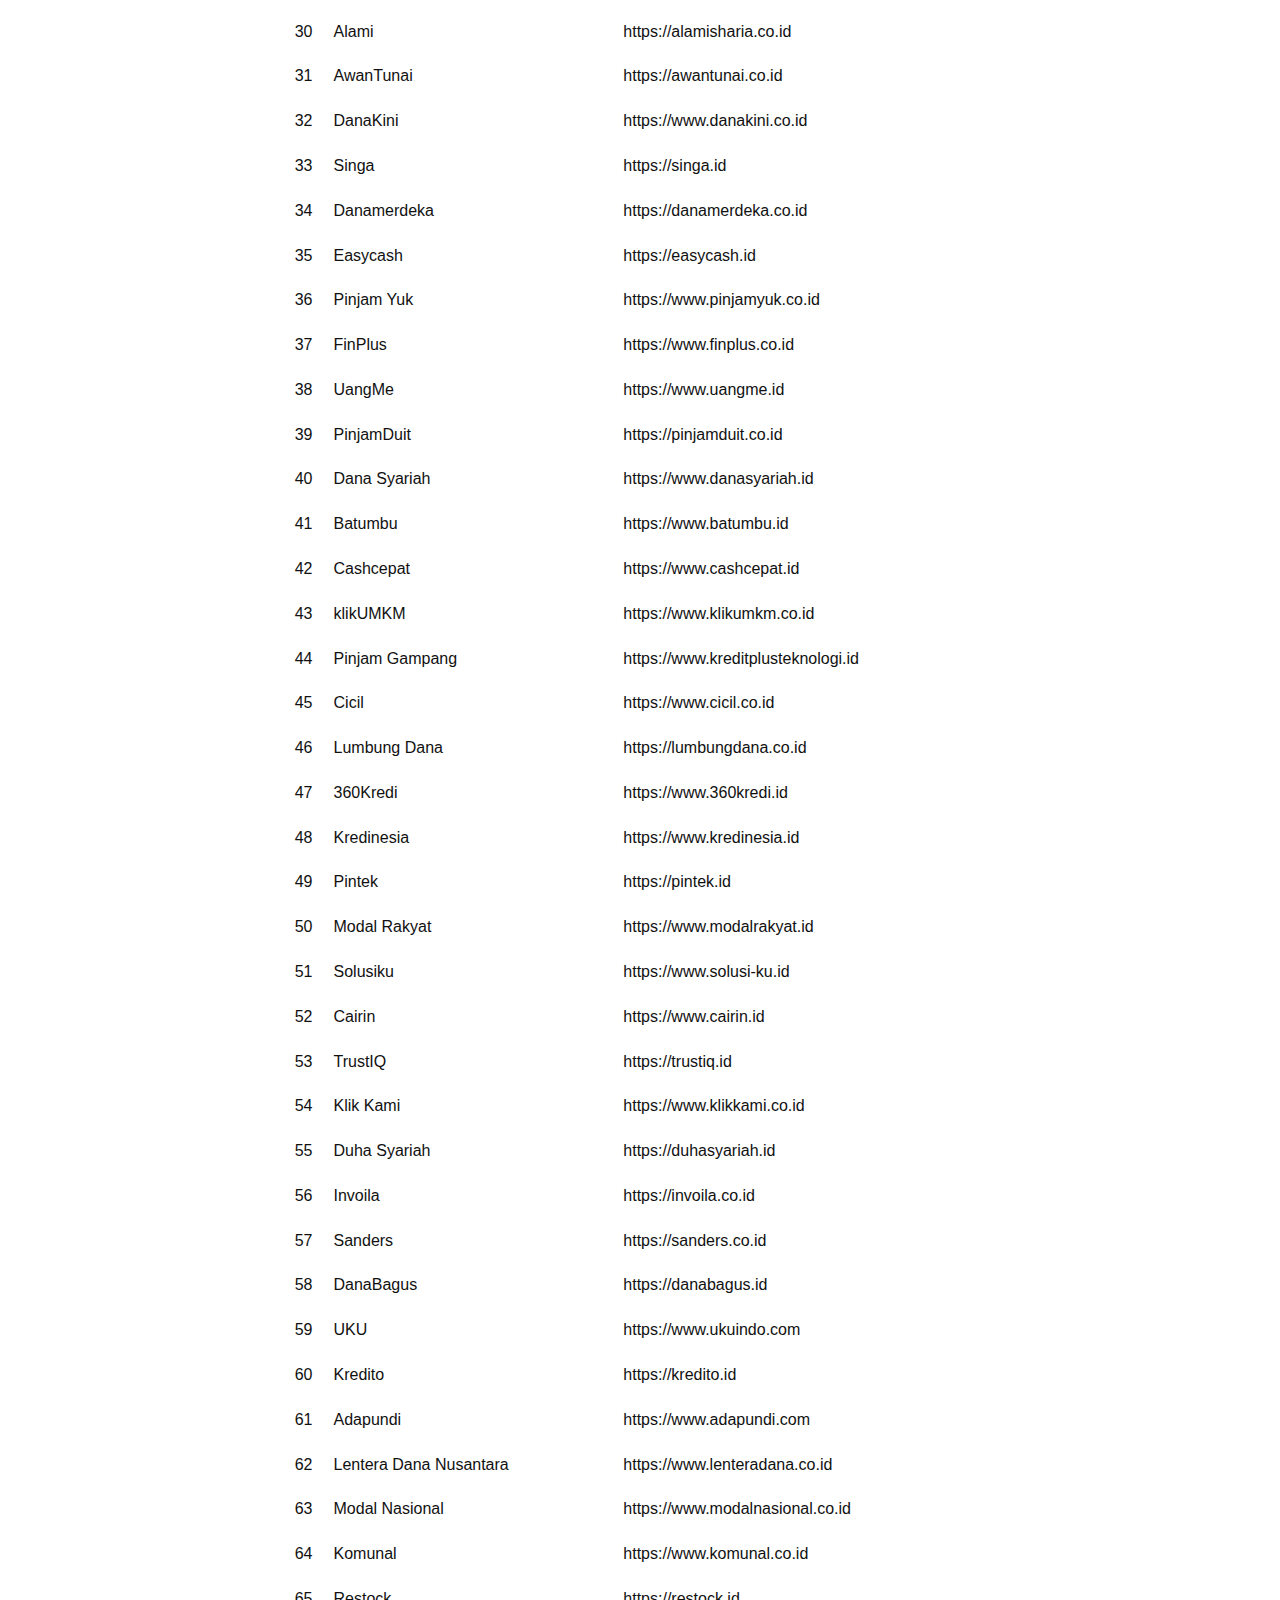
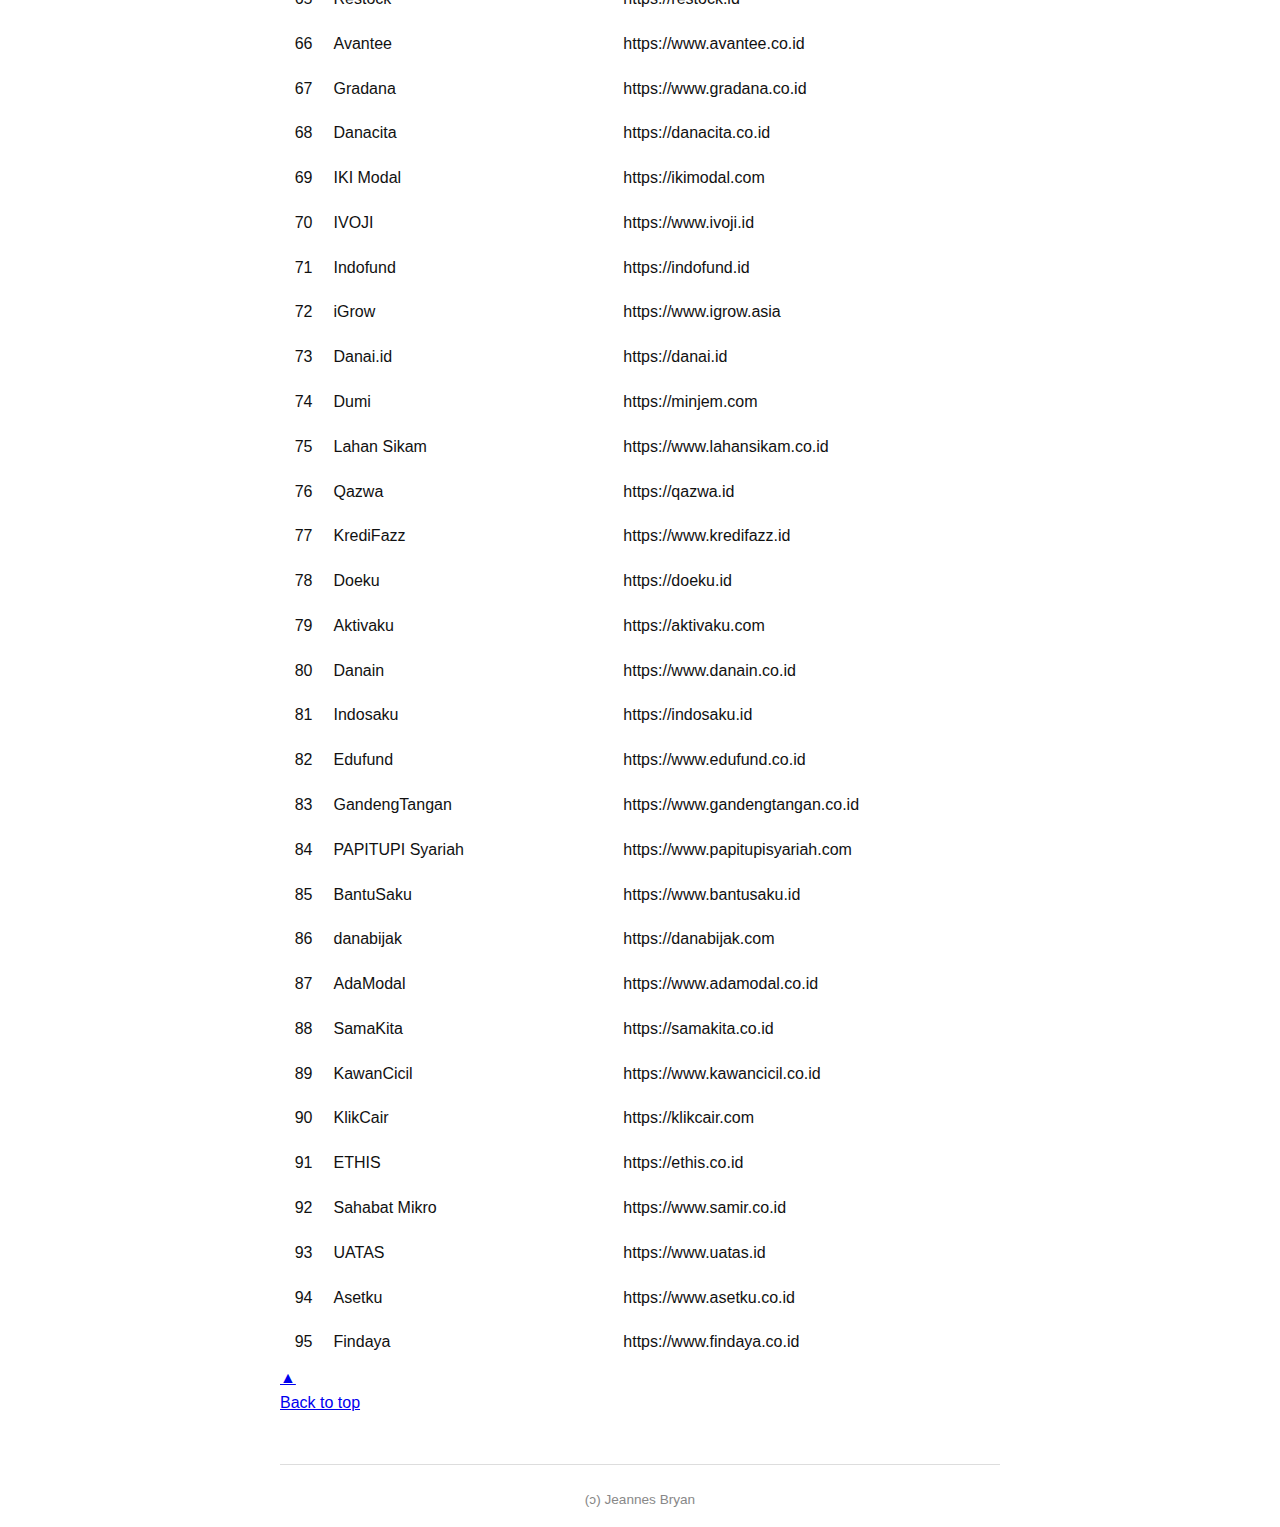
<file: project/perusahaan-fintech-lending-berizin-ojk/index.html>
<!doctype html>
<html lang="id">
  <head>
    <meta charset="utf-8">
    <meta name="viewport" content="width=device-width, initial-scale=1">
    <meta name="fediverse:creator" content="@jnnsbryn@vivaldi.net">
    <meta name="twitter:card" content="summary_large_image">
    <meta name="twitter:site" content="@jnnsbryn">
    <meta property="og:type" content="article">
    <meta property="og:image" content="../../assets/android-chrome-512x512.png">
    <meta property="og:title" content="Perusahaan Fintech Lending Berizin OJK - Jeannes Bryan">
    <meta property="og:url" content="https://npc.my.id/project/perusahaan-fintech-lending-berizin-ojk">
    <meta property="og:description" content="Perusahaan Fintech Lending Berizin OJK.">
    <meta property="og:site_name" content="Jeannes Bryan | NPC">
    <link rel="stylesheet" href="../../assets/style.css">
    <link rel="apple-touch-icon" sizes="180x180" href="../../assets/apple-touch-icon.png">
    <link rel="icon" type="image/png" sizes="32x32" href="../../assets/favicon-32x32.png">
    <link rel="icon" type="image/png" sizes="16x16" href="../../assets/favicon-16x16.png">
    <link rel="manifest" href="../../assets/site.webmanifest">
    <title>Perusahaan Fintech Lending Berizin OJK — Jeannes Bryan</title>
  </head>
  <style>
    #search-input {
      width: 100%;
      padding: 0.6rem;
      margin: 0.7rem 0;
      background: var(--bg-color);
      color: var(--text-color);
      border: 1px solid var(--text-color);
      font-family: inherit;
      font-size: 17px;
      outline: none;
    }
    #search-input:focus {
      outline: 1px solid var(--text-color);
      outline-offset: 0;
    }
  </style>
  <body id="top">
    <div class="container">
      <div class="page-header">
        <h1><a href="/" title="Non Playable Character">NPC</a></h1>
        <div class="header-divider"></div>
      </div>
      <h1>Perusahaan Fintech Lending Berizin OJK</h1>
      <div class="header-divider"></div>
      <small style="display: block; margin-top: 10px;">per 7 November 2025</small>
      <input type="text" id="search-input" placeholder="Cari berdasarkan nama atau website...">
      <div id="no-results" style="display: none; margin: 1.5rem 0; text-align: center; opacity: 0.7;">
        Tidak ditemukan
      </div>
      <table id="data-table" style="width: 100%; border-collapse: collapse;">
        <thead>
          <tr>
            <th style="text-align: center; padding: 0.6rem 0.4rem; border-bottom: 1px dotted var(--text-color);">#</th>
            <th style="text-align: left; padding: 0.6rem 0.4rem; border-bottom: 1px dotted var(--text-color);">Nama</th>
            <th style="text-align: left; padding: 0.6rem 0.4rem; border-bottom: 1px dotted var(--text-color);">Website</th>
          </tr>
        </thead>
        <tbody id="table-body">
        
        </tbody>
      </table>
      <div class="back-to-top">
        <a href="#top">▲<br>Back to top</a>
      </div>
      <footer>
        (&#x2184;) Jeannes Bryan
      </footer>
    </div>
    <script>
      async function loadData() {
        try {
          const response = await fetch('data.json');
          if (!response.ok) throw new Error(`HTTP ${response.status}`);
          return await response.json();
        } catch (err) {
          console.error('Gagal memuat data:', err);
          document.getElementById('table-body').innerHTML = `
            <tr>
              <td colspan="3" style="padding: 1rem; text-align: center; color: #ff0000;">
                Gagal memuat data.
              </td>
            </tr>
          `;
          return [];
        }
      }
      function renderTable(data) {
        const tbody = document.getElementById('table-body');
        const noResults = document.getElementById('no-results');
        if (data.length === 0) {
          noResults.style.display = 'block';
          tbody.innerHTML = '';
          return;
        }
        noResults.style.display = 'none';
        tbody.innerHTML = '';
        data.forEach((item, index) => {
          const nama = item.nama || item.name || '—';
          const website = item.website || '';
          const row = document.createElement('tr');
          row.innerHTML = `
            <td style="text-align: center; padding: 0.6rem 0.4rem; border-bottom: 1px dotted var(--text-color);">${index + 1}</td>
            <td style="padding: 0.6rem 0.4rem; border-bottom: 1px dotted var(--text-color);">${nama}</td>
            <td style="padding: 0.6rem 0.4rem; border-bottom: 1px dotted var(--text-color);">
              ${website ? `<a href="${website}" target="_blank" rel="noopener" style="color: var(--text-color); text-decoration: none;">${website}</a>` : '—'}
            </td>
          `;
          tbody.appendChild(row);
        });
      }
      function setupSearch(originalData) {
        const input = document.getElementById('search-input');
        input.addEventListener('input', () => {
          const q = input.value.trim().toLowerCase();
          if (!q) {
            renderTable(originalData);
            return;
          }
          const filtered = originalData.filter(item =>
            (item.nama || item.name || '').toLowerCase().includes(q) ||
            (item.website || '').toLowerCase().includes(q)
          );
          renderTable(filtered);
        });
      }
      document.addEventListener('DOMContentLoaded', async () => {
        const data = await loadData();
        renderTable(data);
        setupSearch(data);
      });
    </script>
  </body>
</html>
</file>
<file: assets/style.css>
:root {
  --bg: #fff;
  --fg: #111;
  --border: #ddd;
  --accent: #0066cc;
  --code-bg: #f5f5f5;
  --card-bg: #fafafa;
  --tag-bg: #eef5ff;
  --tag-hover: #d0e4ff;
}
[data-theme="dark"] {
  --bg: #121212;
  --fg: #eee;
  --border: #333;
  --accent: #66b2ff;
  --code-bg: #1e1e1e;
  --card-bg: #1e1e1e;
  --tag-bg: #1a2b40;
  --tag-hover: #2a4060;
}

* { box-sizing: border-box; }
body {
  background: var(--bg);
  color: var(--fg);
  font-family: -apple-system, BlinkMacSystemFont, 'Segoe UI', sans-serif;
  line-height: 1.6;
  margin: 0;
  padding: 1rem;
  transition: background 0.2s, color 0.2s;
}

.container { max-width: 720px; margin: 0 auto; }

/* Header */
header {
  display: flex;
  flex-wrap: wrap;
  gap: 1rem;
  align-items: center;
  justify-content: space-between;
  margin-bottom: 2rem;
  padding-bottom: 1rem;
  border-bottom: 1px solid var(--border);
}
header h1 { margin: 0; font-weight: 600; }
header h1 a { color: inherit; text-decoration: none; }

.controls { display: flex; gap: 0.5rem; align-items: center; }
.search, .theme-toggle, .tag-btn {
  padding: 0.5rem 0.75rem;
  border: 1px solid var(--border);
  border-radius: 4px;
  background: var(--bg);
  color: var(--fg);
  font-family: inherit;
}
.theme-toggle, .tag-btn { width: 2.5rem; text-align: center; cursor: pointer; }

/* Tag Header */
.tag-header {
  margin-bottom: 1.5rem;
  padding-bottom: 1rem;
  border-bottom: 1px solid var(--border);
}
.tag-header h2 { margin: 0; }

/* Posts List */
.post-list { list-style: none; padding: 0; }
.post-item { padding: 0.75rem 0; border-bottom: 1px dashed var(--border); }
.post-title {
  font-weight: 600;
  color: var(--accent);
  text-decoration: none;
}
.post-title:hover { text-decoration: underline; }
.post-meta { font-size: 0.85em; color: #888; margin-top: 0.25rem; }

/* Tags */
.tag {
  display: inline-block;
  background: var(--tag-bg);
  color: var(--accent);
  padding: 0.2em 0.6em;
  border-radius: 12px;
  margin-right: 0.5em;
  text-decoration: none;
  font-size: 0.85em;
}
.tag:hover {
  background: var(--tag-hover);
}

/* Load More */
.load-more {
  display: block; width: 100%; padding: 0.75rem;
  margin: 1.5rem 0; background: var(--card-bg);
  border: 1px solid var(--border); border-radius: 6px;
  color: var(--accent); font-weight: 600; cursor: pointer;
}
.load-more:hover { opacity: 0.9; }

/* Buttons */
.btn {
  padding: 0.4rem 0.8rem;
  border: 1px solid var(--border);
  border-radius: 4px;
  background: var(--bg);
  color: var(--fg);
  cursor: pointer;
  font-size: 0.9em;
}
.btn.small { padding: 0.3em 0.6em; }
.btn:hover { opacity: 0.9; }

/* Modal */
.modal {
  position: fixed;
  top: 0; left: 0; right: 0; bottom: 0;
  background: rgba(0,0,0,0.5);
  display: flex;
  align-items: center;
  justify-content: center;
  z-index: 1000;
}
.modal-content {
  background: var(--bg);
  color: var(--fg);
  width: 95%;
  max-width: 500px;
  max-height: 80vh;
  overflow: hidden;
  border-radius: 8px;
  display: flex;
  flex-direction: column;
}
.modal-header {
  padding: 1rem;
  border-bottom: 1px solid var(--border);
  display: flex;
  justify-content: space-between;
  align-items: center;
}
.modal-header h3 { margin: 0; }
#close-tags {
  background: none; border: none; font-size: 1.5rem; cursor: pointer;
  color: var(--fg); opacity: 0.6;
}
#close-tags:hover { opacity: 1; }

.tags-list {
  padding: 1rem;
  overflow-y: auto;
  max-height: 60vh;
}
.tag-item {
  display: flex;
  justify-content: space-between;
  padding: 0.5rem 0;
  border-bottom: 1px solid var(--border);
}
.tag-item:last-child { border-bottom: none; }
.tag-link {
  color: var(--accent);
  text-decoration: none;
  font-weight: 500;
}
.tag-count {
  background: var(--card-bg);
  padding: 0.2em 0.6em;
  border-radius: 12px;
  font-size: 0.85em;
}

/* Single Post View */
.post-single {
  margin: 0 auto;
  max-width: 720px;
}
.back-to-list {
  display: inline-block;
  margin: 1rem 0;
  color: var(--accent);
  text-decoration: none;
  font-weight: 500;
}
.back-to-list:hover { text-decoration: underline; }
.post-date {
  color: #888;
  margin-top: -0.5rem;
  margin-bottom: 1.5rem;
}

/* Content */
#content { margin-top: 2rem; }
#content h1, #content h2 { margin-top: 0; }
#content img { max-width: 100%; height: auto; border-radius: 4px; }
pre {
  background: var(--code-bg);
  padding: 1em;
  overflow-x: auto;
  border-radius: 4px;
  margin: 1rem 0;
}
code {
  font-family: ui-monospace, SFMono-Regular, 'SF Mono', Menlo, Consolas, monospace;
  font-size: 0.95em;
}

/* Footer */
footer {
  margin-top: 3rem;
  padding-top: 1.5rem;
  border-top: 1px solid var(--border);
  font-size: 0.85em;
  color: #888;
  text-align: center;
}
footer a { color: var(--accent); }

@media (max-width: 600px) {
  .controls { flex-direction: column; width: 100%; }
  .search { width: 100%; }
}
</file>
